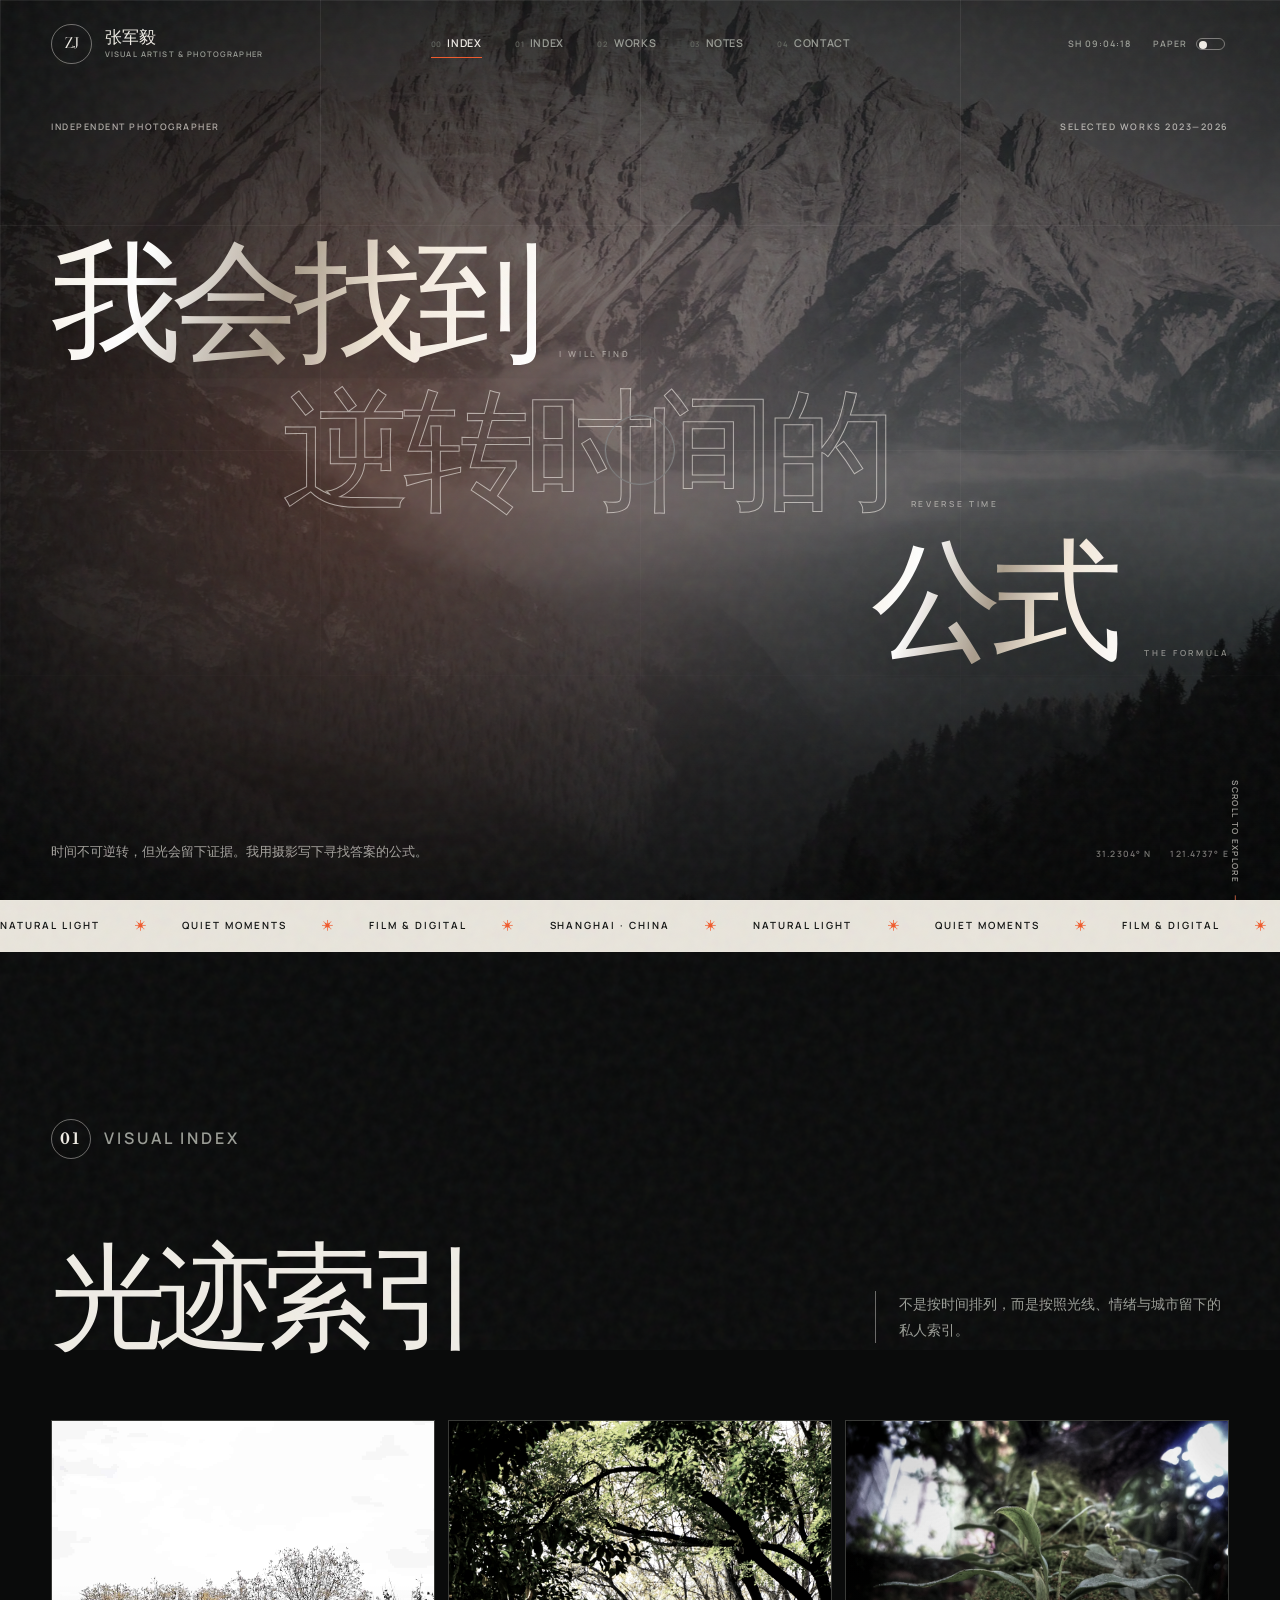
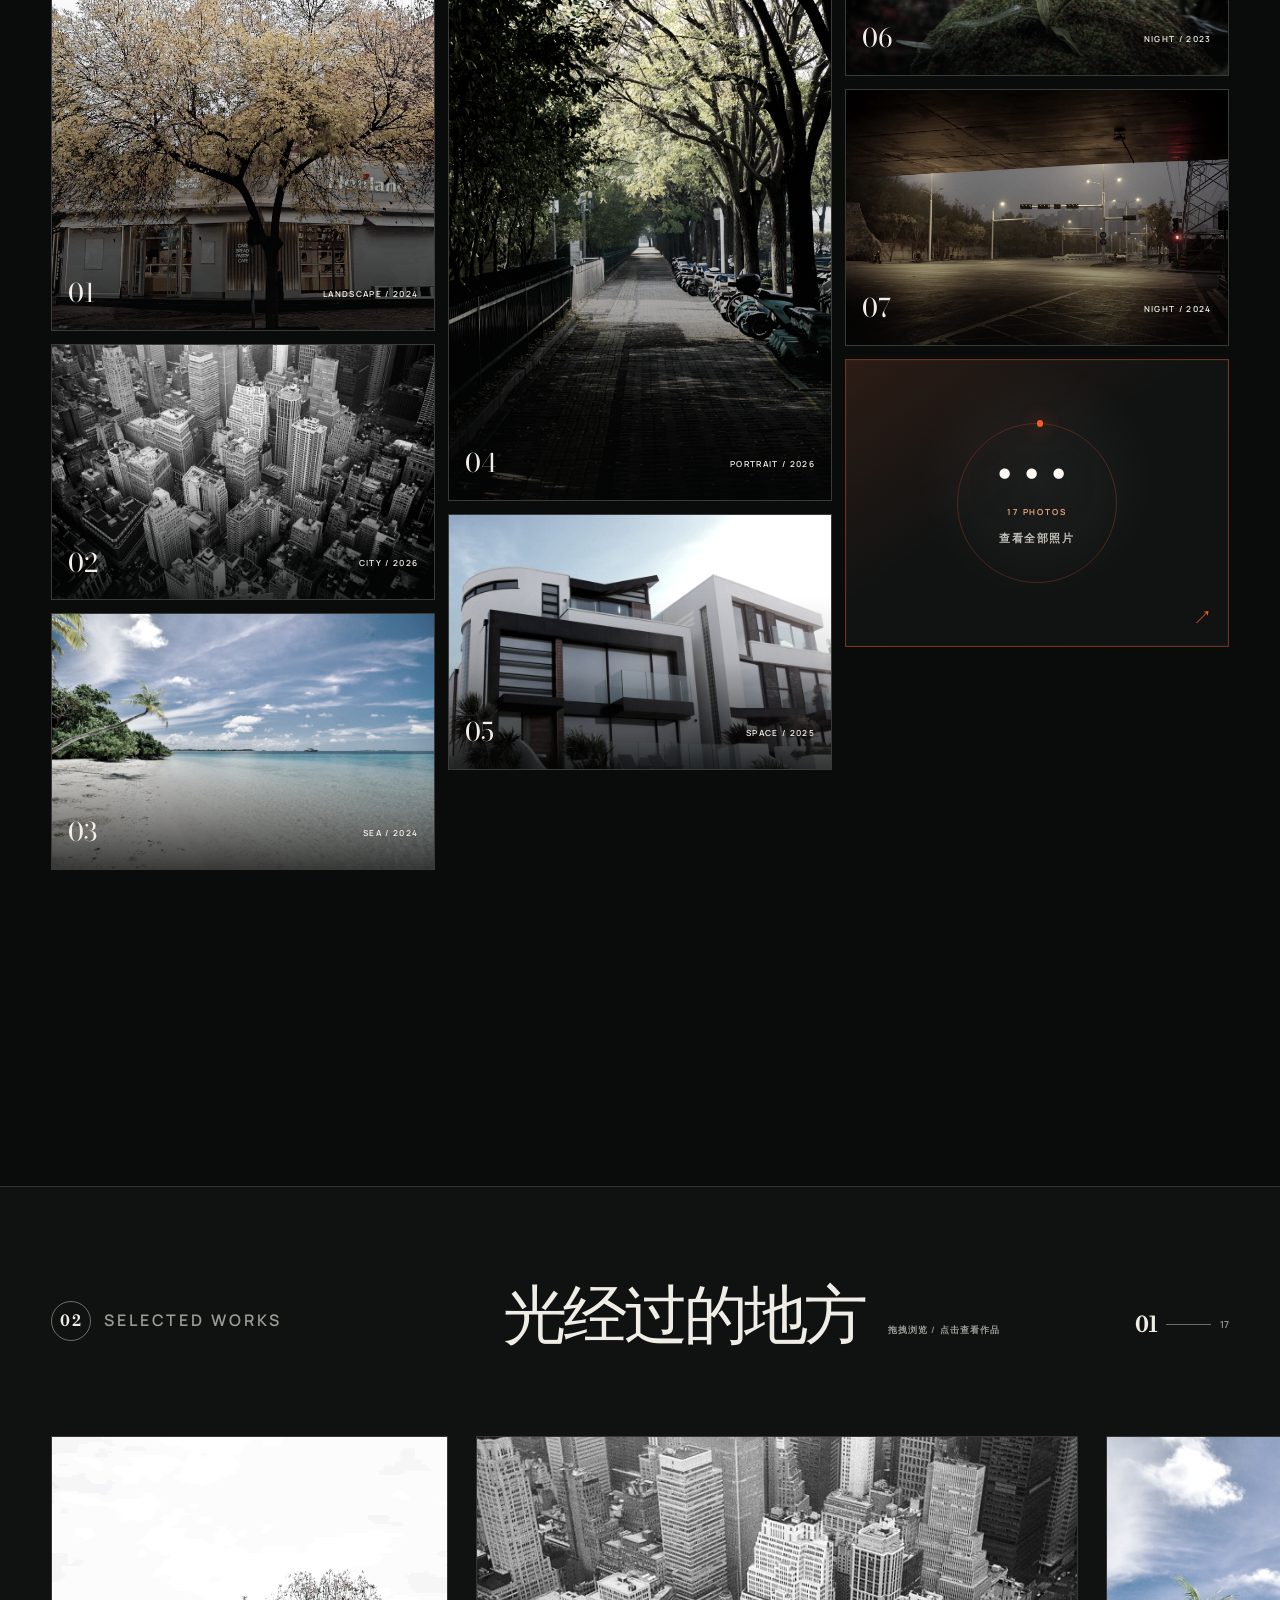
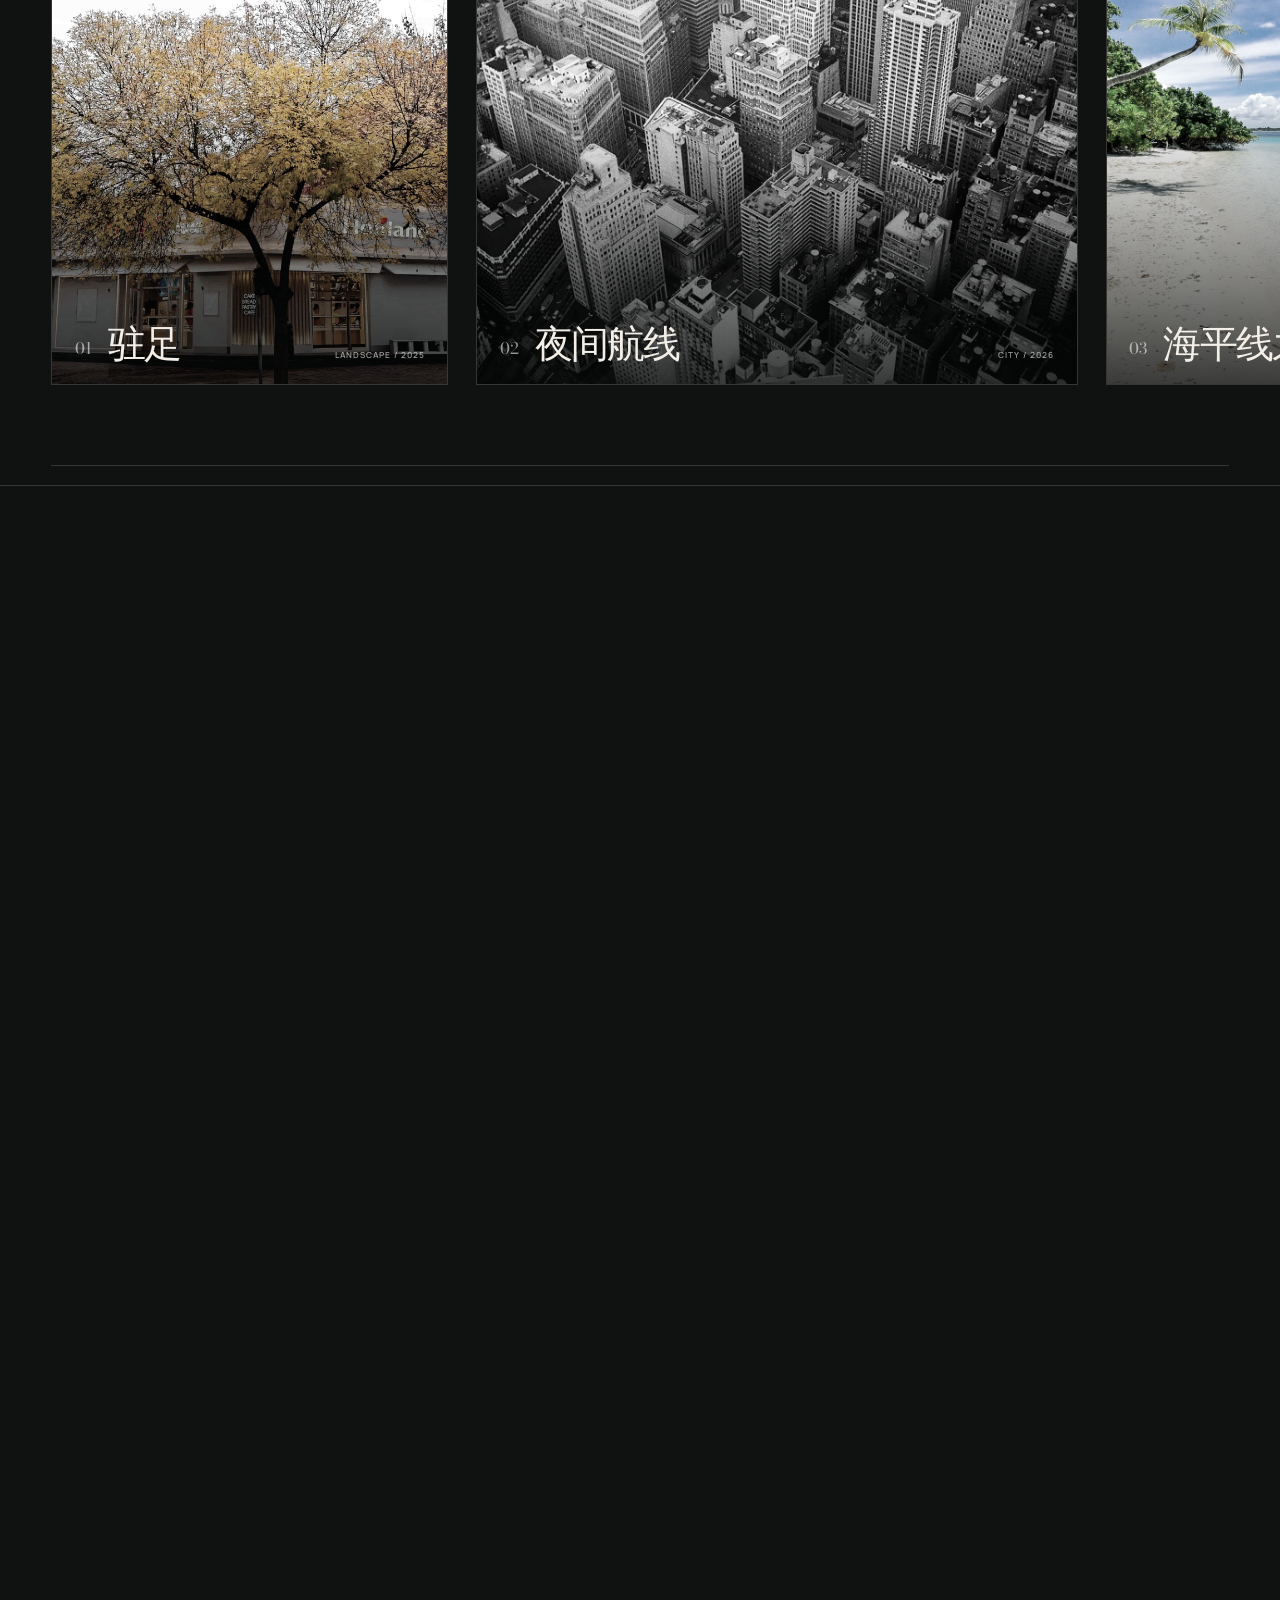
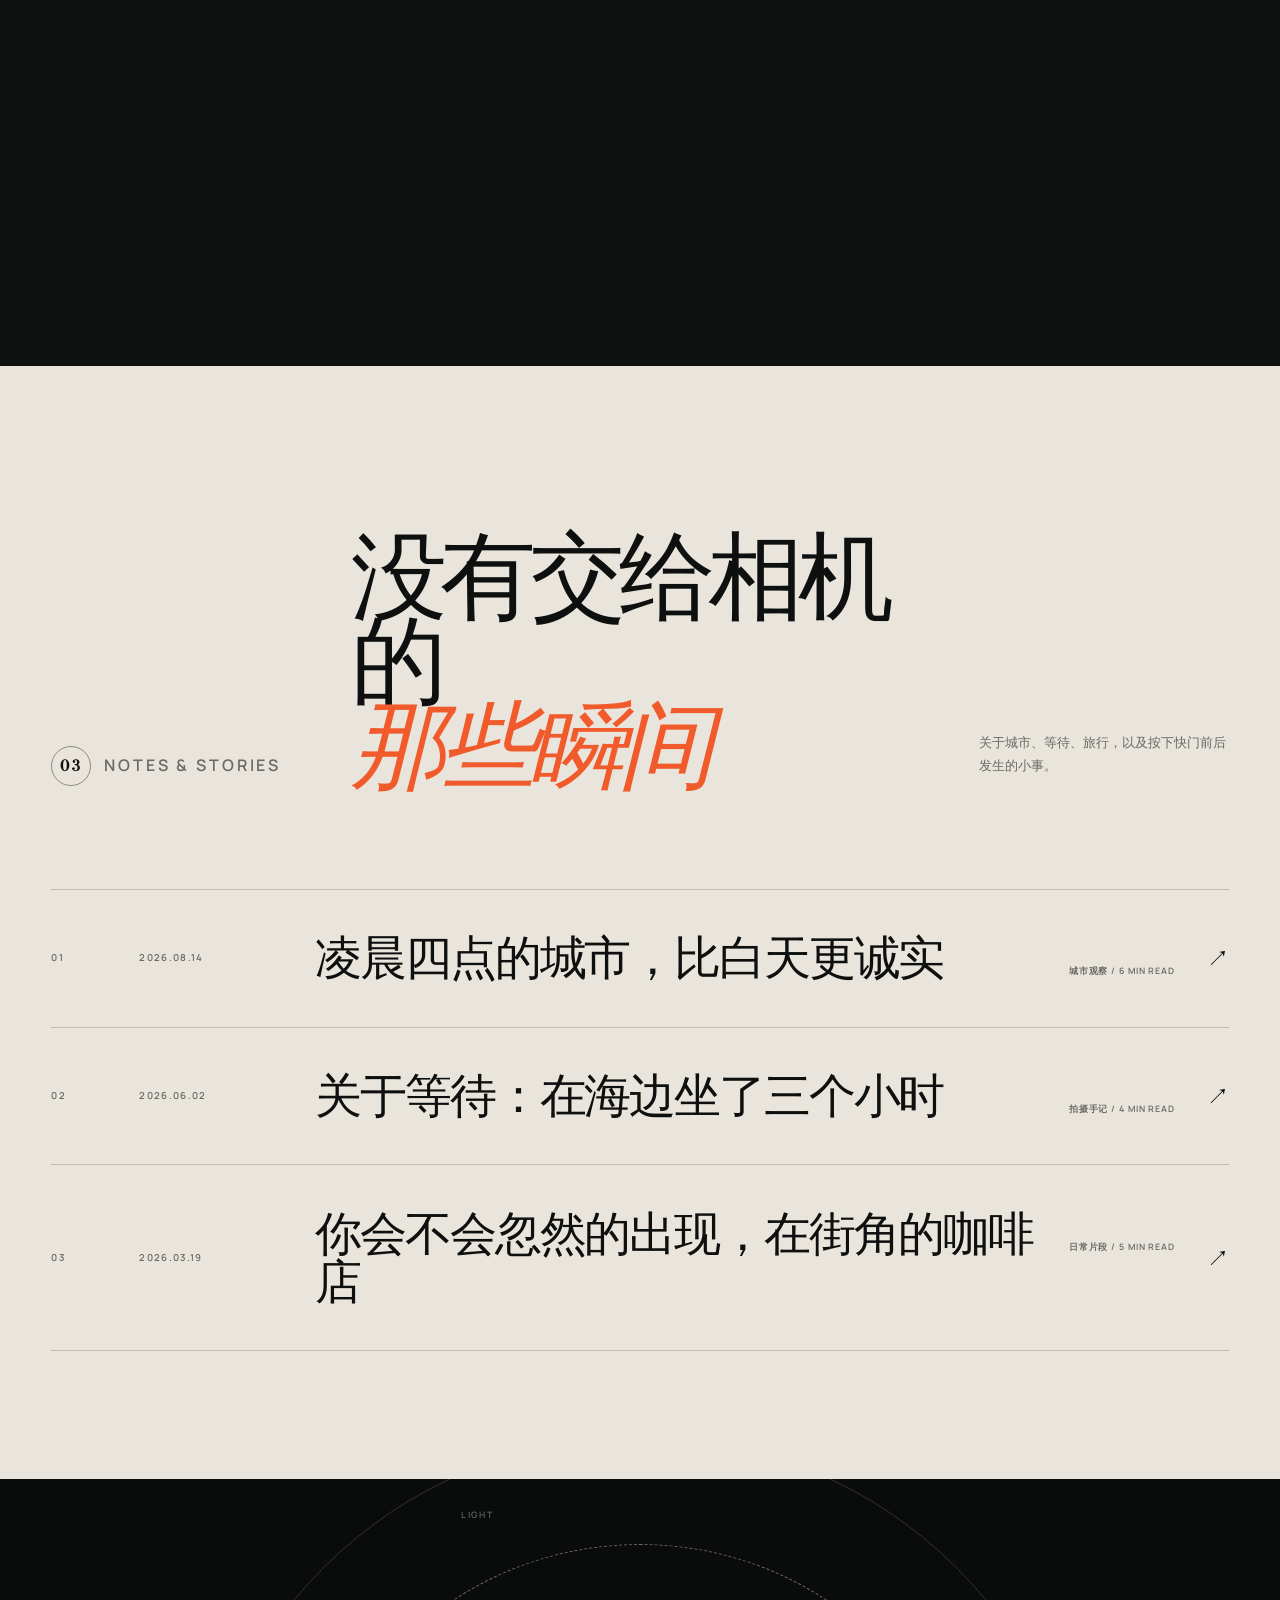
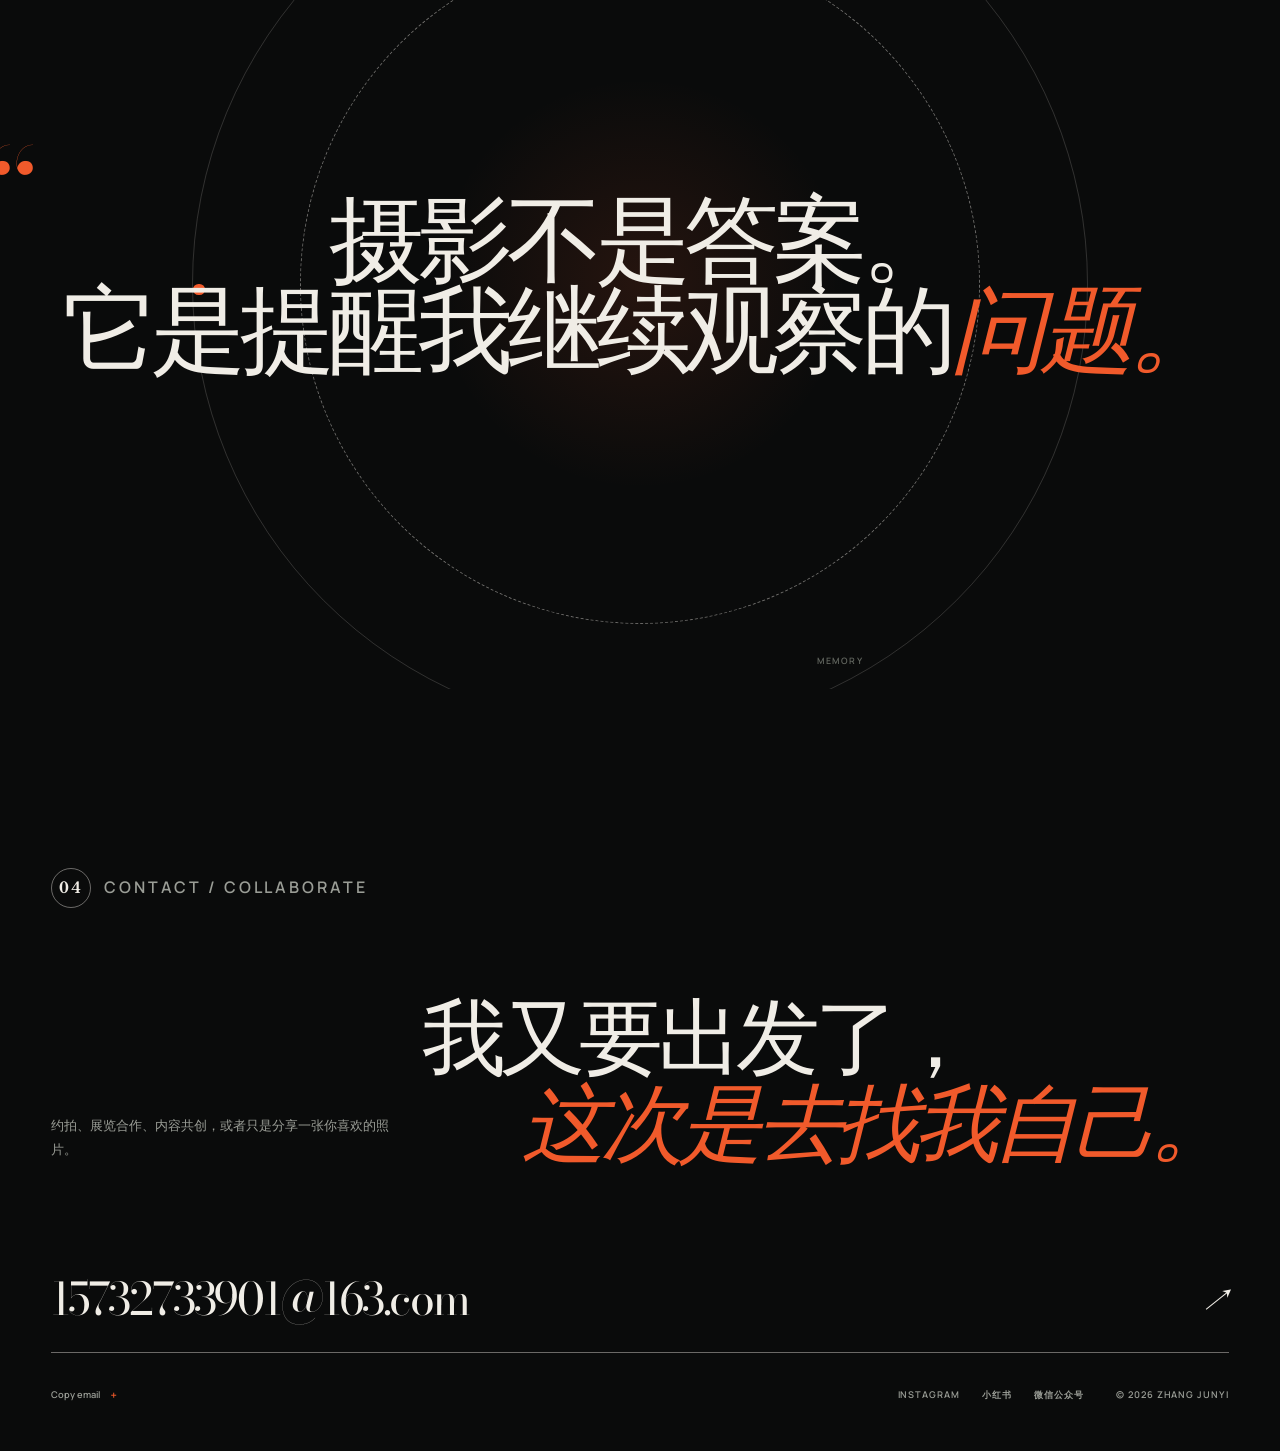
<file: index.html>
<!doctype html>
<html lang="zh-CN" data-theme="dark">
<head>
  <meta charset="utf-8">
  <meta name="viewport" content="width=device-width, initial-scale=1">
  <meta name="theme-color" content="#0a0b0b">
  <meta name="description" content="张军毅的个人摄影与文字作品集：时间不可逆转，但光会留下证据。">
  <title>我会找到逆转时间的公式 — Zhang Junyi</title>
  <link rel="icon" href="assets/favicon.svg" type="image/svg+xml">
  <link rel="stylesheet" href="fonts.css">
  <link rel="stylesheet" href="styles.css">
</head>
<body class="is-loading">
  <div class="page-noise" aria-hidden="true"></div>
  <div class="scroll-progress" aria-hidden="true"><i></i></div>
  <div class="cursor" id="cursor" aria-hidden="true"><span>VIEW</span></div>

  <div class="loader" id="loader" aria-hidden="true">
    <div class="loader-top">
      <span>ZHANG JUNYI / VISUAL DIARY</span>
      <span>SHANGHAI · 31.2304° N</span>
    </div>
    <div class="loader-center">
      <span class="loader-mark">ZJ</span>
      <span class="loader-copy">把生活，留在光里。</span>
    </div>
    <div class="loader-bottom">
      <span class="loader-count" id="loader-count">00</span>
      <div class="loader-line"><i></i></div>
      <span>LOADING EXPERIENCE</span>
    </div>
  </div>

  <header class="site-header" id="site-header">
    <div class="header-inner">
      <a class="brand" href="#home" aria-label="张军毅个人作品集首页">
        <span class="brand-mark">ZJ</span>
        <span class="brand-name">张军毅<small>Visual Artist &amp; Photographer</small></span>
      </a>

      <nav class="primary-nav" id="primary-nav" aria-label="主导航">
        <a href="#home" class="nav-link is-active"><span>00</span>Index</a>
        <a href="#manifesto" class="nav-link"><span>01</span>Index</a>
        <a href="#works" class="nav-link"><span>02</span>Works</a>
        <a href="#journal" class="nav-link"><span>03</span>Notes</a>
        <a href="#contact" class="nav-link"><span>04</span>Contact</a>
      </nav>

      <div class="header-tools">
        <span class="local-time" id="local-time">SH 00:00:00</span>
        <button class="theme-toggle" id="theme-toggle" type="button" aria-label="切换明暗主题">
          <span class="theme-label">PAPER</span>
          <i aria-hidden="true"></i>
        </button>
        <button class="menu-toggle" id="menu-toggle" type="button" aria-label="打开菜单" aria-expanded="false" aria-controls="primary-nav">
          <i></i><i></i>
        </button>
      </div>
    </div>
  </header>

  <main>
    <section class="hero" id="home" aria-labelledby="hero-title">
      <div class="hero-photo" aria-hidden="true">
        <img src="assets/photos/photo-08.jpg" alt="" width="1800" height="1200">
      </div>
      <div class="hero-grid" aria-hidden="true"></div>

      <div class="hero-kicker hero-reveal">
        <span>Independent photographer</span>
        <span>Selected works 2023—2026</span>
      </div>

      <h1 class="hero-title hero-title-formula" id="hero-title">
        <span class="title-line title-line-first">
          <span class="title-inner">我会找到</span>
          <small>I will find</small>
        </span>
        <span class="title-line title-line-alt">
          <span class="title-inner">逆转时间的</span>
          <em>reverse time</em>
        </span>
        <span class="title-line title-line-final">
          <span class="title-inner">公式</span>
          <small>The formula</small>
        </span>
      </h1>

      <div class="hero-footer hero-reveal">
        <p>时间不可逆转，但光会留下证据。我用摄影写下寻找答案的公式。</p>
        <div class="hero-coordinates">
          <span>31.2304° N</span>
          <span>121.4737° E</span>
        </div>
      </div>

      <a class="hero-scroll" href="#manifesto" aria-label="向下浏览">
        <span>Scroll to explore</span>
        <i></i>
      </a>
    </section>

    <div class="marquee" aria-hidden="true">
      <div class="marquee-track">
        <span>NATURAL LIGHT</span><i>✳</i><span>QUIET MOMENTS</span><i>✳</i><span>FILM &amp; DIGITAL</span><i>✳</i><span>SHANGHAI · CHINA</span><i>✳</i>
        <span>NATURAL LIGHT</span><i>✳</i><span>QUIET MOMENTS</span><i>✳</i><span>FILM &amp; DIGITAL</span><i>✳</i><span>SHANGHAI · CHINA</span><i>✳</i>
      </div>
    </div>

    <section class="manifesto" id="manifesto" aria-labelledby="manifesto-title">
      <div class="section-frame">
        <div class="section-index reveal"><span>01</span><span>VISUAL INDEX</span></div>

                <div class="archive-head">
          <h2 id="manifesto-title" class="reveal">光迹索引</h2>
          <p class="archive-intro reveal">不是按时间排列，而是按照光线、情绪与城市留下的私人索引。</p>
        </div>

        <div class="archive-grid reveal">
          <figure class="archive-item" aria-label="驻足">
            <span class="archive-image"><img src="assets/photos/photo-01.jpg" alt="驻足" width="1200" height="1600" loading="lazy"></span>
            <span class="archive-caption"><strong>01</strong><small>Landscape / 2024</small></span>
          </figure>
          <figure class="archive-item" aria-label="查看作品归档：夜间航线">
            <span class="archive-image"><img src="assets/photos/photo-02.jpg" alt="夜间航线" width="1800" height="1200" loading="lazy"></span>
            <span class="archive-caption"><strong>02</strong><small>City / 2026</small></span>
          </figure>
          <figure class="archive-item" aria-label="查看作品归档：海平线之外">
            <span class="archive-image"><img src="assets/photos/photo-03.jpg" alt="海平线之外" width="1800" height="1200" loading="lazy"></span>
            <span class="archive-caption"><strong>03</strong><small>Sea / 2024</small></span>
          </figure>
          <figure class="archive-item" aria-label="查看作品归档：绿色">
            <span class="archive-image"><img src="assets/photos/photo-13.jpg" alt="绿色" width="1400" height="1800" loading="lazy"></span>
            <span class="archive-caption"><strong>04</strong><small>Portrait / 2026</small></span>
          </figure>
          <figure class="archive-item" aria-label="查看作品归档：建筑的回声">
            <span class="archive-image"><img src="assets/photos/photo-05.jpg" alt="建筑的回声" width="1800" height="1200" loading="lazy"></span>
            <span class="archive-caption"><strong>05</strong><small>Space / 2025</small></span>
          </figure>
          <figure class="archive-item" aria-label="查看作品归档：移动的窗">
            <span class="archive-image"><img src="assets/photos/photo-06.jpg" alt="移动的窗" width="1800" height="1200" loading="lazy"></span>
            <span class="archive-caption"><strong>06</strong><small>Night / 2023</small></span>
          </figure>
          <figure class="archive-item" aria-label="查看作品归档：等待">
            <span class="archive-image"><img src="assets/photos/photo-10.jpg" alt="等待" width="1800" height="1200" loading="lazy"></span>
            <span class="archive-caption"><strong>07</strong><small>Night / 2024</small></span>
          </figure>
          <a class="archive-more" href="archive.html" aria-label="查看全部照片">
            <span class="archive-more-ring" aria-hidden="true"></span>
            <span class="archive-more-mark">···</span>
            <span class="archive-more-count">17 Photos</span>
            <span class="archive-more-label">查看全部照片</span>
            <span class="archive-more-arrow" aria-hidden="true">↗</span>
          </a>
        </div>

<div class="manifesto-data reveal">
          <div><span>Archive</span><strong>2023—2026</strong></div>
          <div><span>Entries</span><strong>17 Photographs</strong></div>
          <div><span>Index</span><strong>Light · City · People</strong></div>
          <div><span>Status</span><strong class="status-live"><i></i>Continuously updated</strong></div>
        </div>
      </div>
    </section>

    <section class="works-pin" id="works" aria-labelledby="works-title">
      <div class="works-sticky">
        <div class="works-head">
          <div class="section-index"><span>02</span><span>SELECTED WORKS</span></div>
          <div class="works-title-wrap">
            <h2 id="works-title">光经过的地方</h2>
            <p>拖拽浏览 / 点击查看作品</p>
          </div>
          <div class="works-counter"><span id="works-current">01</span><i></i><span>17</span></div>
        </div>

        <div class="works-viewport">
          <div class="works-track" id="works-track">
            <button class="work-card work-card-wide" type="button" data-index="0" data-src="assets/photos/photo-01.jpg" data-title="驻足" data-meta="石家庄 · Film · 2024" data-description="多年以后，还能再见到你吗，那时该如何向你表达问候，以沉默，以泪水，还是微笑。" aria-label="查看作品：驻足">
              <span class="work-image"><img src="assets/photos/photo-01.jpg" alt="驻足" width="1200" height="1600" loading="lazy"></span>
              <span class="work-info"><span class="work-num">01</span><strong>驻足</strong><small>Landscape / 2025</small></span>
            </button>

            <button class="work-card work-card-regular" type="button" data-index="1" data-src="assets/photos/photo-02.jpg" data-title="夜间航线" data-meta="上海 · Digital · 2026" data-description="雨把霓虹揉成一层很薄的雾。绿灯亮起时，所有人都走向各自的生活。" aria-label="查看作品：夜间航线">
              <span class="work-image"><img src="assets/photos/photo-02.jpg" alt="夜间航线" width="1800" height="1200" loading="lazy"></span>
              <span class="work-info"><span class="work-num">02</span><strong>夜间航线</strong><small>City / 2026</small></span>
            </button>

            <button class="work-card work-card-regular" type="button" data-index="2" data-src="assets/photos/photo-03.jpg" data-title="海平线之外" data-meta="青岛 · Film · 2024" data-description="那天风很大，海没有说话。我们坐到潮水漫过鞋边，才决定回去。" aria-label="查看作品：海平线之外">
              <span class="work-image"><img src="assets/photos/photo-03.jpg" alt="海平线之外" width="1800" height="1200" loading="lazy"></span>
              <span class="work-info"><span class="work-num">03</span><strong>海平线之外</strong><small>Coast / 2024</small></span>
            </button>

            <button class="work-card work-card-wide" type="button" data-index="3" data-src="assets/photos/photo-13.jpg" data-title="绿色" data-meta="石家庄 · Digital · 2026" data-description="我觉得我的身体是死的，别人对我说笑，我也会笑，但是不会开心，多么美丽的绿色啊，为什么还是会难过。" aria-label="查看作品：绿色">
              <span class="work-image"><img src="assets/photos/photo-13.jpg" alt="绿色" width="1400" height="1800" loading="lazy"></span>
              <span class="work-info"><span class="work-num">04</span><strong>绿色</strong><small>Portrait / 2026</small></span>
            </button>

            <button class="work-card work-card-regular" type="button" data-index="4" data-src="assets/photos/photo-05.jpg" data-title="建筑的回声" data-meta="泉州 · Digital · 2025" data-description="阳光把巷子切成两半。我们走进阴影，又从另一边回到夏天。" aria-label="查看作品：建筑的回声">
              <span class="work-image"><img src="assets/photos/photo-05.jpg" alt="建筑的回声" width="1800" height="1200" loading="lazy"></span>
              <span class="work-info"><span class="work-num">05</span><strong>建筑的回声</strong><small>Architecture / 2025</small></span>
            </button>

            <button class="work-card work-card-regular" type="button" data-index="5" data-src="assets/photos/photo-06.jpg" data-title="移动的窗" data-meta="重庆 · Digital · 2023" data-description="站台渐渐空了。远处的灯像一条被拉长的句子，在黑暗里结束。" aria-label="查看作品：移动的窗">
              <span class="work-image"><img src="assets/photos/photo-06.jpg" alt="移动的窗" width="1800" height="1200" loading="lazy"></span>
              <span class="work-info"><span class="work-num">06</span><strong>移动的窗</strong><small>Motion / 2023</small></span>
            </button>

            <button class="work-card work-card-wide" type="button" data-index="6" data-src="assets/photos/photo-07.jpg" data-title="绿色沉默" data-meta="大理 · Film · 2025" data-description="草叶朝同一个方向倾斜。看不见的风，因此有了自己的形状。" aria-label="查看作品：绿色沉默">
              <span class="work-image"><img src="assets/photos/photo-07.jpg" alt="绿色沉默" width="1800" height="1200" loading="lazy"></span>
              <span class="work-info"><span class="work-num">07</span><strong>绿色沉默</strong><small>Nature / 2025</small></span>
            </button>

            <button class="work-card work-card-regular" type="button" data-index="7" data-src="assets/photos/photo-08.jpg" data-title="暮色校准" data-meta="上海 · Digital · 2026" data-description="天色从橘色退到深蓝，只用了七分钟。城市的灯便接住了整个夜晚。" aria-label="查看作品：暮色校准">
              <span class="work-image"><img src="assets/photos/photo-08.jpg" alt="暮色校准" width="1800" height="1200" loading="lazy"></span>
              <span class="work-info"><span class="work-num">08</span><strong>暮色校准</strong><small>Dusk / 2026</small></span>
            </button>

            <button class="work-card work-card-regular" type="button" data-index="8" data-src="assets/photos/photo-09.jpg" data-title="无人的房间" data-meta="苏州 · Film · 2024" data-description="门开着，屋里没有人。桌上的杯子还留下一点温度，像刚刚有人离开。" aria-label="查看作品：无人的房间">
              <span class="work-image"><img src="assets/photos/photo-09.jpg" alt="无人的房间" width="1800" height="1200" loading="lazy"></span>
              <span class="work-info"><span class="work-num">09</span><strong>无人的房间</strong><small>Still life / 2024</small></span>
            </button>

            <button class="work-card work-card-regular" type="button" data-index="8" data-src="assets/photos/photo-10.jpg" data-title="等待" data-meta="石家庄 · Film · 2024" data-description="我知道在这个世界上，总有一个人在等着我，无论何时无论何地，我知道，她就在那里。" aria-label="查看作品：等待">
              <span class="work-image"><img src="assets/photos/photo-10.jpg" alt="等待" width="1800" height="1200" loading="lazy"></span>
              <span class="work-info"><span class="work-num">10</span><strong>等待</strong><small>Still life / 2024</small></span>
            </button>
          </div>
        </div>

        <div class="works-progress" aria-hidden="true"><i id="works-progress-bar"></i></div>
      </div>
    </section>

    <section class="journal" id="journal" aria-labelledby="journal-title">
      <div class="section-frame">
        <div class="journal-head reveal">
          <div class="section-index"><span>03</span><span>NOTES &amp; STORIES</span></div>
          <h2 id="journal-title">没有交给相机的<br><em>那些瞬间</em></h2>
          <p>关于城市、等待、旅行，以及按下快门前后发生的小事。</p>
        </div>

        <div class="journal-list">
          <button class="journal-row reveal" type="button" data-post="city-4am" data-preview="assets/photos/photo-02.jpg">
            <span class="journal-no">01</span>
            <span class="journal-date">2026.08.14</span>
            <span class="journal-main"><strong>凌晨四点的城市，比白天更诚实</strong><small>城市观察 / 6 min read</small></span>
            <span class="journal-arrow">↗</span>
          </button>
          <button class="journal-row reveal" type="button" data-post="seaside-wait" data-preview="assets/photos/photo-03.jpg">
            <span class="journal-no">02</span>
            <span class="journal-date">2026.06.02</span>
            <span class="journal-main"><strong>关于等待：在海边坐了三个小时</strong><small>拍摄手记 / 4 min read</small></span>
            <span class="journal-arrow">↗</span>
          </button>
          <button class="journal-row reveal" type="button" data-post="twelve-frames" data-preview="assets/photos/photo-01.jpg">
            <span class="journal-no">03</span>
            <span class="journal-date">2026.03.19</span>
            <span class="journal-main"><strong>你会不会忽然的出现，在街角的咖啡店</strong><small>日常片段 / 5 min read</small></span>
            <span class="journal-arrow">↗</span>
          </button>
        </div>
        <div class="journal-preview" id="journal-preview" aria-hidden="true"><img src="assets/photos/photo-02.jpg" alt=""></div>
      </div>
    </section>

    <section class="quote-section" aria-label="创作理念">
      <div class="quote-orbit" aria-hidden="true"><span>LIGHT</span><i></i><span>MEMORY</span></div>
      <blockquote class="reveal">
        <span>“</span>
        摄影不是答案。<br>它是提醒我继续观察的<em>问题。</em>
      </blockquote>
    </section>

    <section class="contact" id="contact" aria-labelledby="contact-title">
      <div class="section-frame">
        <div class="section-index reveal"><span>04</span><span>CONTACT / COLLABORATE</span></div>
        <div class="contact-head reveal">
          <p>约拍、展览合作、内容共创，或者只是分享一张你喜欢的照片。</p>
          <h2 id="contact-title">
            <span>我又要出发了，</span>
            <em>这次是去找我自己。</em>
          </h2>
        </div>

        <a class="contact-mail" href="mailto:15732733901@163.com">
          <span>15732733901@163.com</span>
          <i>↗</i>
        </a>

        <div class="contact-bottom">
          <button class="copy-button" type="button" data-copy="15732733901@163.com">Copy email <span>＋</span></button>
          <div class="social-links">
            <a href="#contact">Instagram</a>
            <a href="#contact">小红书</a>
            <a href="#contact">微信公众号</a>
          </div>
          <span>© <span id="year">2026</span> Zhang Junyi</span>
        </div>
      </div>
    </section>
  </main>

  <dialog class="lightbox" id="lightbox" aria-labelledby="lightbox-title">
    <div class="lightbox-shell">
      <button class="dialog-close lightbox-close" type="button" aria-label="关闭作品">×</button>
      <div class="lightbox-media"><img id="lightbox-image" src="assets/photos/photo-01.jpg" alt="" width="1200" height="1600"></div>
      <div class="lightbox-info">
        <span class="lightbox-index" id="lightbox-index">01 / 09</span>
        <h3 id="lightbox-title">驻足</h3>
        <p class="lightbox-meta" id="lightbox-meta">石家庄 · Film · 2024</p>
        <p class="lightbox-description" id="lightbox-description">你会不会忽然的出现，在街角的咖啡店。</p>
        <div class="lightbox-actions">
          <button type="button" id="lightbox-prev">← Prev</button>
          <button type="button" id="lightbox-next">Next →</button>
        </div>
      </div>
    </div>
  </dialog>

  <dialog class="post-dialog" id="post-dialog" aria-labelledby="post-title">
    <article class="post-sheet">
      <button class="dialog-close post-close" type="button" aria-label="关闭文章">×</button>
      <div class="post-top">
        <span id="post-meta">城市观察 · 2026.08.14</span>
        <span>ZHANG JUNYI / JOURNAL</span>
      </div>
      <h2 id="post-title">凌晨四点的城市，比白天更诚实</h2>
      <div class="post-content" id="post-content"></div>
      <footer class="post-end"><span>END OF NOTE</span><button type="button" data-close-post>Close note ↑</button></footer>
    </article>
  </dialog>

  <div class="toast" id="toast" role="status" aria-live="polite">Email copied</div>
  <script src="app.js"></script>
</body>
</html>
</file>
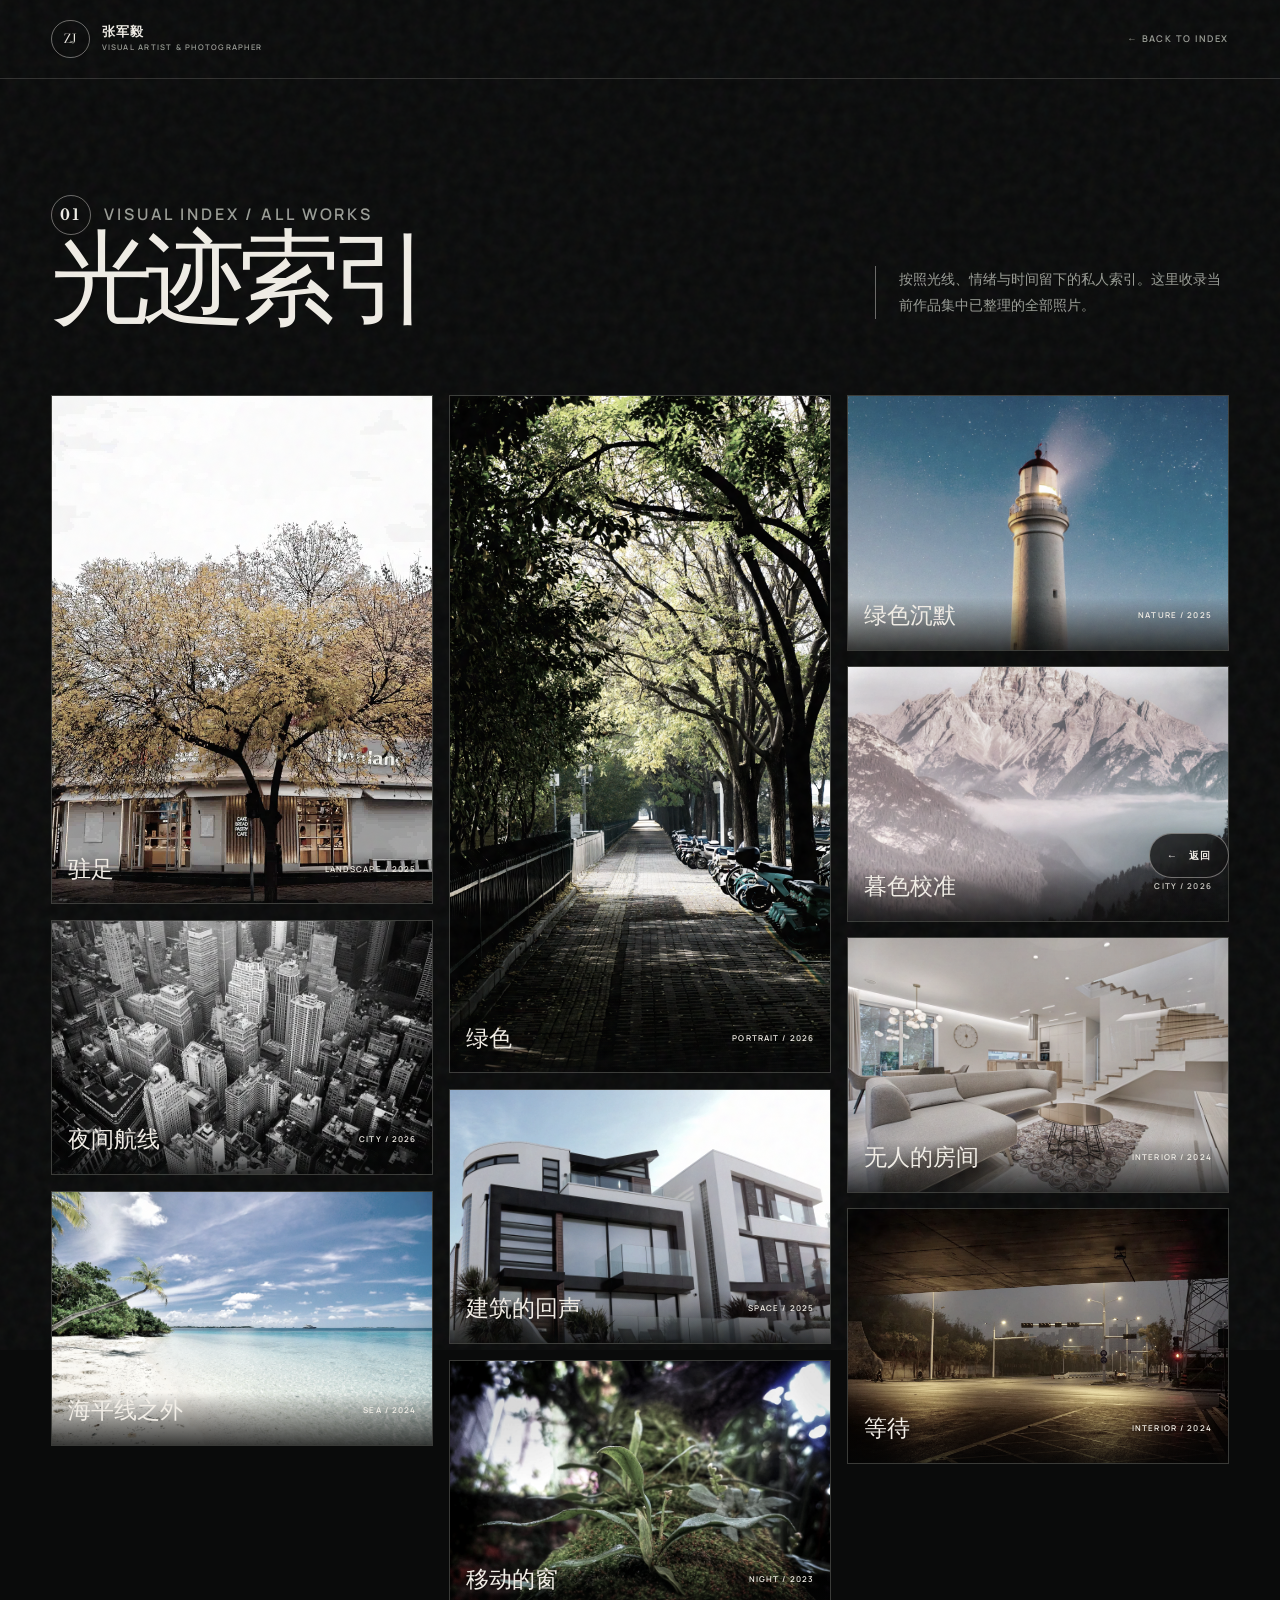
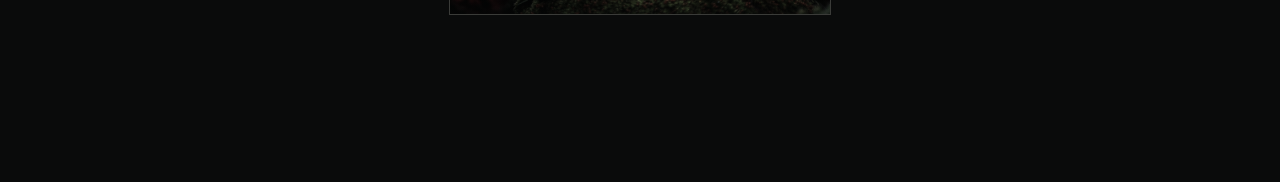
<file: archive.html>
<!doctype html>
<html lang="zh-CN" data-theme="dark">
<head>
  <meta charset="utf-8">
  <meta name="viewport" content="width=device-width, initial-scale=1">
  <meta name="theme-color" content="#0a0b0b">
  <meta name="description" content="张军毅的完整照片索引。">
  <title>光迹索引 — Zhang Junyi</title>
  <link rel="icon" href="assets/favicon.svg" type="image/svg+xml">
  <link rel="stylesheet" href="fonts.css">
  <link rel="stylesheet" href="styles.css">
</head>
<body class="archive-page">
  <div class="page-noise" aria-hidden="true"></div>

  <header class="archive-page-header">
    <a class="brand" href="index.html" aria-label="返回张军毅作品集首页">
      <span class="brand-mark">ZJ</span>
      <span class="brand-name">张军毅<small>Visual Artist &amp; Photographer</small></span>
    </a>
    <a class="archive-back" href="index.html">← Back to index</a>
  </header>

  <button class="archive-return" id="archive-return" type="button">
    <span aria-hidden="true">←</span>
    <span>返回</span>
  </button>

  <main class="full-archive">
    <div class="section-index"><span>01</span><span>VISUAL INDEX / ALL WORKS</span></div>

    <div class="full-archive-head">
      <h1>光迹索引</h1>
      <p class="full-archive-intro">按照光线、情绪与时间留下的私人索引。这里收录当前作品集中已整理的全部照片。</p>
    </div>

    <div class="full-archive-grid">
      <figure class="full-archive-card">
        <img src="assets/photos/photo-01.jpg" alt="驻足" width="1200" height="1600" loading="lazy">
        <figcaption><strong>驻足</strong><small>Landscape / 2025</small></figcaption>
      </figure>
      <figure class="full-archive-card">
        <img src="assets/photos/photo-02.jpg" alt="夜间航线" width="1800" height="1200" loading="lazy">
        <figcaption><strong>夜间航线</strong><small>City / 2026</small></figcaption>
      </figure>
      <figure class="full-archive-card">
        <img src="assets/photos/photo-03.jpg" alt="海平线之外" width="1800" height="1200" loading="lazy">
        <figcaption><strong>海平线之外</strong><small>Sea / 2024</small></figcaption>
      </figure>
      <figure class="full-archive-card">
        <img src="assets/photos/photo-13.jpg" alt="绿色" width="1400" height="1800" loading="lazy">
        <figcaption><strong>绿色</strong><small>Portrait / 2026</small></figcaption>
      </figure>
      <figure class="full-archive-card">
        <img src="assets/photos/photo-05.jpg" alt="建筑的回声" width="1800" height="1200" loading="lazy">
        <figcaption><strong>建筑的回声</strong><small>Space / 2025</small></figcaption>
      </figure>
      <figure class="full-archive-card">
        <img src="assets/photos/photo-06.jpg" alt="移动的窗" width="1800" height="1200" loading="lazy">
        <figcaption><strong>移动的窗</strong><small>Night / 2023</small></figcaption>
      </figure>
      <figure class="full-archive-card">
        <img src="assets/photos/photo-07.jpg" alt="绿色沉默" width="1800" height="1200" loading="lazy">
        <figcaption><strong>绿色沉默</strong><small>Nature / 2025</small></figcaption>
      </figure>
      <figure class="full-archive-card">
        <img src="assets/photos/photo-08.jpg" alt="暮色校准" width="1800" height="1200" loading="lazy">
        <figcaption><strong>暮色校准</strong><small>City / 2026</small></figcaption>
      </figure>
      <figure class="full-archive-card">
        <img src="assets/photos/photo-09.jpg" alt="无人的房间" width="1800" height="1200" loading="lazy">
        <figcaption><strong>无人的房间</strong><small>Interior / 2024</small></figcaption>
      </figure>
      <figure class="full-archive-card">
        <img src="assets/photos/photo-10.jpg" alt="等待" width="1800" height="1200" loading="lazy">
        <figcaption><strong>等待</strong><small>Interior / 2024</small></figcaption>
      </figure>
    </div>
  </main>
  <script>
    (() => {
      const backButton = document.getElementById("archive-return");
      if (!backButton) return;

      backButton.addEventListener("click", () => {
        if (document.referrer && window.history.length > 1) {
          window.history.back();
        } else {
          window.location.href = "index.html";
        }
      });
    })();
  </script>
</body>
</html>
</file>
<file: fonts.css>
@font-face {
  font-family: "Bodoni Moda";
  src: url("assets/fonts/bodoni-moda-400-normal.woff2") format("woff2");
  font-style: normal;
  font-weight: 400;
  font-display: swap;
}

@font-face {
  font-family: "Bodoni Moda";
  src: url("assets/fonts/bodoni-moda-500-normal.woff2") format("woff2");
  font-style: normal;
  font-weight: 500;
  font-display: swap;
}

@font-face {
  font-family: "Manrope";
  src: url("assets/fonts/manrope-400-normal.woff2") format("woff2");
  font-style: normal;
  font-weight: 400;
  font-display: swap;
}

@font-face {
  font-family: "Manrope";
  src: url("assets/fonts/manrope-500-normal.woff2") format("woff2");
  font-style: normal;
  font-weight: 500;
  font-display: swap;
}

@font-face {
  font-family: "Manrope";
  src: url("assets/fonts/manrope-600-normal.woff2") format("woff2");
  font-style: normal;
  font-weight: 600;
  font-display: swap;
}
</file>
<file: styles.css>
:root {
  --bg: #0a0b0b;
  --bg-soft: #101211;
  --surface: #151715;
  --text: #f0ede6;
  --muted: #9a9d96;
  --faint: #62665f;
  --line: rgba(240, 237, 230, 0.17);
  --line-strong: rgba(240, 237, 230, 0.42);
  --accent: #f15a2b;
  --accent-soft: #ffb087;
  --inverse: #e9e5dc;
  --inverse-text: #0e100f;
  --font-display: "Bodoni Moda", "Songti SC", "SimSun", Georgia, serif;
  --font-sans: "Manrope", "PingFang SC", "Microsoft YaHei", sans-serif;
  --gutter: clamp(1.25rem, 4vw, 4.5rem);
  --ease-out: cubic-bezier(0.16, 1, 0.3, 1);
  --ease-smooth: cubic-bezier(0.65, 0, 0.35, 1);
}

html[data-theme="light"] {
  --bg: #ebe7df;
  --bg-soft: #e1ddd5;
  --surface: #f6f2ea;
  --text: #121412;
  --muted: #666962;
  --faint: #92958e;
  --line: rgba(18, 20, 18, 0.16);
  --line-strong: rgba(18, 20, 18, 0.4);
  --accent: #db4b20;
  --accent-soft: #b63716;
  --inverse: #111311;
  --inverse-text: #f0ede6;
}

*,
*::before,
*::after {
  box-sizing: border-box;
}

html {
  scroll-behavior: smooth;
  color-scheme: dark;
}

html[data-theme="light"] {
  color-scheme: light;
}

body {
  margin: 0;
  overflow-x: hidden;
  background: var(--bg);
  color: var(--text);
  font-family: var(--font-sans);
  font-size: 16px;
  line-height: 1.6;
  -webkit-font-smoothing: antialiased;
  text-rendering: optimizeLegibility;
  transition: background-color 0.6s var(--ease-smooth), color 0.6s var(--ease-smooth);
}

body.is-loading,
body.modal-open {
  overflow: hidden;
}

body::selection {
  background: var(--accent);
  color: #fff;
}

a,
button {
  color: inherit;
}

a {
  text-decoration: none;
}

button {
  font: inherit;
}

img,
svg {
  display: block;
  max-width: 100%;
}

p,
h1,
h2,
h3,
figure,
blockquote {
  margin: 0;
}

.page-noise {
  position: fixed;
  inset: -50%;
  z-index: 180;
  pointer-events: none;
  opacity: 0.08;
  background-image: url("data:image/svg+xml,%3Csvg viewBox='0 0 180 180' xmlns='http://www.w3.org/2000/svg'%3E%3Cfilter id='n'%3E%3CfeTurbulence type='fractalNoise' baseFrequency='.86' numOctaves='4' stitchTiles='stitch'/%3E%3C/filter%3E%3Crect width='100%25' height='100%25' filter='url(%23n)' opacity='.65'/%3E%3C/svg%3E");
  animation: grain-shift 0.22s steps(2) infinite;
}

@keyframes grain-shift {
  0% { transform: translate3d(0, 0, 0); }
  25% { transform: translate3d(2%, -1%, 0); }
  50% { transform: translate3d(-1%, 2%, 0); }
  75% { transform: translate3d(1%, 1%, 0); }
  100% { transform: translate3d(-2%, -1%, 0); }
}

.scroll-progress {
  position: fixed;
  top: 0;
  left: 0;
  z-index: 120;
  width: 100%;
  height: 2px;
  pointer-events: none;
}

.scroll-progress i {
  display: block;
  width: 100%;
  height: 100%;
  background: var(--accent);
  transform: scaleX(0);
  transform-origin: left center;
}

.loader {
  position: fixed;
  inset: 0;
  z-index: 300;
  display: grid;
  grid-template-rows: auto 1fr auto;
  padding: clamp(1.25rem, 3vw, 2.5rem);
  background: #0b0c0c;
  color: #f1eee6;
  clip-path: inset(0 0 0 0);
  transition: clip-path 1.05s var(--ease-smooth), visibility 1.05s;
}

body.is-ready .loader {
  visibility: hidden;
  pointer-events: none;
  clip-path: inset(0 0 100% 0);
}

.loader-top,
.loader-bottom {
  display: flex;
  align-items: center;
  justify-content: space-between;
  gap: 2rem;
  color: rgba(241, 238, 230, 0.58);
  font-size: 0.6rem;
  font-weight: 600;
  letter-spacing: 0.18em;
  text-transform: uppercase;
}

.loader-center {
  display: flex;
  align-items: center;
  justify-content: center;
  gap: clamp(1.5rem, 4vw, 4rem);
}

.loader-mark {
  font-family: var(--font-display);
  font-size: clamp(5rem, 14vw, 12rem);
  letter-spacing: -0.08em;
  line-height: 0.7;
}

.loader-copy {
  padding-left: clamp(1.5rem, 4vw, 4rem);
  border-left: 1px solid rgba(241, 238, 230, 0.22);
  color: rgba(241, 238, 230, 0.76);
  font-family: var(--font-display);
  font-size: clamp(1.1rem, 2vw, 2rem);
}

.loader-bottom {
  display: grid;
  grid-template-columns: 3rem 1fr auto;
}

.loader-count {
  color: #f1eee6;
  font-family: var(--font-display);
  font-size: 1.4rem;
}

.loader-line {
  height: 1px;
  overflow: hidden;
  background: rgba(241, 238, 230, 0.18);
}

.loader-line i {
  display: block;
  width: 0%;
  height: 100%;
  background: #f1eee6;
  transition: width 0.1s linear;
}

.cursor {
  position: fixed;
  top: 0;
  left: 0;
  z-index: 190;
  display: grid;
  place-items: center;
  width: 4.4rem;
  height: 4.4rem;
  border: 1px solid rgba(255, 255, 255, 0.7);
  border-radius: 50%;
  color: #fff;
  pointer-events: none;
  opacity: 0;
  mix-blend-mode: difference;
  transform: translate3d(-50%, -50%, 0);
  transition: width 0.3s var(--ease-out), height 0.3s var(--ease-out), opacity 0.25s ease;
}

.cursor span {
  font-size: 0.48rem;
  font-weight: 700;
  letter-spacing: 0.18em;
  opacity: 0;
  transition: opacity 0.25s ease;
}

body.has-cursor .cursor {
  opacity: 1;
}

body.has-cursor .work-card {
  cursor: none;
}

body.cursor-view .cursor {
  width: 6.5rem;
  height: 6.5rem;
}

body.cursor-view .cursor span {
  opacity: 1;
}

.site-header {
  position: fixed;
  top: 0;
  left: 0;
  z-index: 100;
  width: 100%;
  border-bottom: 1px solid transparent;
  transition: background 0.4s ease, border-color 0.4s ease, backdrop-filter 0.4s ease;
}

.site-header.is-scrolled {
  border-color: var(--line);
  background: color-mix(in srgb, var(--bg) 82%, transparent);
  backdrop-filter: blur(18px);
}

.header-inner {
  display: grid;
  grid-template-columns: 1fr auto 1fr;
  align-items: center;
  gap: 2rem;
  min-height: 5.5rem;
  padding: 0 var(--gutter);
}

.brand {
  display: inline-flex;
  align-items: center;
  gap: 0.8rem;
  width: fit-content;
}

.brand-mark {
  display: grid;
  place-items: center;
  width: 2.55rem;
  height: 2.55rem;
  border: 1px solid var(--line-strong);
  border-radius: 50%;
  font-family: var(--font-display);
  font-size: 0.9rem;
  transition: background 0.3s ease, color 0.3s ease, transform 0.6s var(--ease-out);
}

.brand:hover .brand-mark {
  background: var(--accent);
  color: #fff;
  transform: rotate(90deg);
}

.brand-name {
  display: grid;
  font-family: var(--font-display);
  font-size: 1.05rem;
  line-height: 1;
}

.brand-name small {
  margin-top: 0.32rem;
  color: var(--muted);
  font-family: var(--font-sans);
  font-size: 0.48rem;
  font-weight: 600;
  letter-spacing: 0.15em;
  text-transform: uppercase;
}

.primary-nav {
  display: flex;
  align-items: center;
  gap: clamp(1.2rem, 2.6vw, 2.7rem);
}

.nav-link {
  position: relative;
  display: inline-flex;
  align-items: baseline;
  gap: 0.35rem;
  padding: 0.35rem 0;
  color: var(--muted);
  font-size: 0.67rem;
  font-weight: 600;
  letter-spacing: 0.06em;
  text-transform: uppercase;
  transition: color 0.25s ease;
}

.nav-link span {
  color: var(--faint);
  font-size: 0.48rem;
}

.nav-link::after {
  content: "";
  position: absolute;
  right: 0;
  bottom: 0;
  left: 0;
  height: 1px;
  background: var(--accent);
  transform: scaleX(0);
  transform-origin: right;
  transition: transform 0.35s var(--ease-out);
}

.nav-link:hover,
.nav-link.is-active {
  color: var(--text);
}

.nav-link:hover::after,
.nav-link.is-active::after {
  transform: scaleX(1);
  transform-origin: left;
}

.header-tools {
  display: flex;
  align-items: center;
  justify-content: flex-end;
  gap: 1.1rem;
}

.local-time {
  color: var(--muted);
  font-size: 0.56rem;
  font-weight: 600;
  letter-spacing: 0.12em;
}

.theme-toggle,
.menu-toggle {
  border: 0;
  background: transparent;
  cursor: pointer;
}

.theme-toggle {
  display: flex;
  align-items: center;
  gap: 0.55rem;
  padding: 0.25rem;
  color: var(--muted);
  font-size: 0.55rem;
  font-weight: 600;
  letter-spacing: 0.12em;
}

.theme-toggle i {
  position: relative;
  display: block;
  width: 1.8rem;
  height: 0.8rem;
  border: 1px solid var(--line-strong);
  border-radius: 999px;
}

.theme-toggle i::after {
  content: "";
  position: absolute;
  top: 2px;
  left: 2px;
  width: 0.5rem;
  height: 0.5rem;
  border-radius: 50%;
  background: var(--text);
  transition: transform 0.35s var(--ease-out);
}

html[data-theme="light"] .theme-toggle i::after {
  transform: translateX(0.95rem);
}

.menu-toggle {
  display: none;
  width: 2.7rem;
  height: 2.7rem;
  padding: 0;
}

.hero {
  position: relative;
  height: 100svh;
  min-height: 42rem;
  overflow: hidden;
  padding: 0 var(--gutter);
  background: #080909;
  color: #f2eee7;
}

.hero-photo {
  position: absolute;
  inset: 0;
  overflow: hidden;
  clip-path: inset(0 0 0 0);
  transform: scale(1.02);
}

.hero-photo::after {
  content: "";
  position: absolute;
  inset: 0;
  background:
    linear-gradient(90deg, rgba(5, 6, 6, 0.88) 0%, rgba(5, 6, 6, 0.44) 48%, rgba(5, 6, 6, 0.56) 100%),
    linear-gradient(0deg, rgba(5, 6, 6, 0.76) 0%, transparent 52%),
    linear-gradient(180deg, rgba(5, 6, 6, 0.65) 0%, transparent 28%);
}

.hero-photo img {
  width: 100%;
  height: 100%;
  object-fit: cover;
  filter: grayscale(0.72) contrast(1.08) brightness(0.88);
}

.hero-grid {
  position: absolute;
  inset: 0;
  pointer-events: none;
  background:
    linear-gradient(rgba(255, 255, 255, 0.075) 1px, transparent 1px) 0 0 / 100% 25%,
    linear-gradient(90deg, rgba(255, 255, 255, 0.075) 1px, transparent 1px) 0 0 / 25% 100%;
  mask-image: linear-gradient(to bottom, #000, transparent 92%);
}

.hero-kicker {
  position: absolute;
  top: 7.5rem;
  right: var(--gutter);
  left: var(--gutter);
  z-index: 3;
  display: flex;
  justify-content: space-between;
  color: rgba(242, 238, 231, 0.68);
  font-size: 0.56rem;
  font-weight: 600;
  letter-spacing: 0.17em;
  text-transform: uppercase;
}

.hero-title {
  position: absolute;
  top: 50%;
  left: var(--gutter);
  z-index: 3;
  width: calc(100% - var(--gutter) * 2);
  transform: translateY(-48%);
  font-family: var(--font-display);
  font-size: clamp(5rem, 15.5vw, 15rem);
  font-weight: 400;
  letter-spacing: -0.09em;
  line-height: 0.72;
}

.title-line {
  display: flex;
  align-items: flex-end;
  gap: clamp(0.8rem, 2vw, 2rem);
  overflow: hidden;
}

.title-line .title-inner {
  display: block;
  transform: translateY(115%);
  transition: transform 1.15s var(--ease-out);
}

body.is-ready .title-line .title-inner {
  transform: translateY(0);
}

body.is-ready .title-line:nth-child(2) .title-inner {
  transition-delay: 0.12s;
}

.title-line small,
.title-line em {
  margin-bottom: 0.55em;
  color: rgba(242, 238, 231, 0.62);
  font-family: var(--font-sans);
  font-size: clamp(0.55rem, 0.85vw, 0.78rem);
  font-style: normal;
  font-weight: 600;
  letter-spacing: 0.24em;
  text-transform: uppercase;
}

.title-line-alt {
  justify-content: flex-end;
  margin-top: 0.1em;
  color: transparent;
  -webkit-text-stroke: 1px rgba(242, 238, 231, 0.62);
}

.title-line-alt em {
  color: var(--accent);
  -webkit-text-stroke: 0;
}

.hero-footer {
  position: absolute;
  right: var(--gutter);
  bottom: 2.4rem;
  left: var(--gutter);
  z-index: 3;
  display: flex;
  justify-content: space-between;
  align-items: flex-end;
  gap: 2rem;
}

.hero-footer p {
  width: min(100%, 31rem);
  color: rgba(242, 238, 231, 0.66);
  font-size: 0.82rem;
}

.hero-coordinates {
  display: flex;
  gap: 1.2rem;
  color: rgba(242, 238, 231, 0.48);
  font-size: 0.54rem;
  font-weight: 600;
  letter-spacing: 0.13em;
}

.hero-scroll {
  position: absolute;
  right: var(--gutter);
  bottom: 7.5rem;
  z-index: 4;
  display: flex;
  align-items: center;
  gap: 0.8rem;
  color: rgba(242, 238, 231, 0.65);
  font-size: 0.52rem;
  font-weight: 600;
  letter-spacing: 0.16em;
  text-transform: uppercase;
  transform: rotate(90deg) translateX(100%);
  transform-origin: right bottom;
}

.hero-scroll i {
  display: block;
  width: 3rem;
  height: 1px;
  overflow: hidden;
  background: rgba(242, 238, 231, 0.25);
}

.hero-scroll i::after {
  content: "";
  display: block;
  width: 45%;
  height: 100%;
  background: var(--accent);
  animation: scroll-dash 1.7s ease-in-out infinite;
}

@keyframes scroll-dash {
  from { transform: translateX(-120%); }
  to { transform: translateX(260%); }
}

.hero-reveal {
  opacity: 0;
  transition: opacity 0.8s ease 0.65s, transform 0.8s var(--ease-out) 0.65s;
}

.hero-kicker.hero-reveal {
  transform: translateY(-1rem);
}

.hero-footer.hero-reveal {
  transform: translateY(1rem);
}

body.is-ready .hero-reveal {
  opacity: 1;
  transform: translateY(0);
}

.marquee {
  position: relative;
  z-index: 5;
  overflow: hidden;
  border-top: 1px solid var(--line);
  border-bottom: 1px solid var(--line);
  background: var(--inverse);
  color: var(--inverse-text);
}

.marquee-track {
  display: flex;
  align-items: center;
  width: max-content;
  gap: 2.2rem;
  padding: 1rem 0;
  animation: marquee-move 32s linear infinite;
}

.marquee-track span {
  font-size: 0.62rem;
  font-weight: 600;
  letter-spacing: 0.2em;
  white-space: nowrap;
}

.marquee-track i {
  color: var(--accent);
  font-size: 0.72rem;
  font-style: normal;
}

@keyframes marquee-move {
  to { transform: translateX(-50%); }
}

.section-frame {
  width: min(calc(100% - var(--gutter) * 2), 1600px);
  margin: 0 auto;
}

.section-index {
  display: flex;
  align-items: center;
  gap: 0.8rem;
  color: var(--muted);
  font-size: 1rem;
  font-weight: 600;
  letter-spacing: 0.18em;
  text-transform: uppercase;
}

.section-index span:first-child {
  display: grid;
  place-items: center;
  width: 2.5rem;
  height: 2.5rem;
  border: 1px solid var(--line-strong);
  border-radius: 50%;
  color: var(--text);
  font-family: var(--font-display);
  font-size: 0.92rem;
}

.manifesto {
  scroll-margin-top: 5rem;
  padding: clamp(7rem, 13vw, 13rem) 0 clamp(6rem, 10vw, 10rem);
  background: var(--bg);
}

.manifesto-layout {
  display: grid;
  grid-template-columns: minmax(15rem, 0.65fr) minmax(29rem, 1.35fr);
  gap: clamp(3rem, 10vw, 11rem);
  margin-top: clamp(3.5rem, 7vw, 7rem);
}

.manifesto-aside {
  align-self: start;
}

.portrait-card {
  position: relative;
  padding: 0.65rem;
  border: 1px solid var(--line);
  background: var(--surface);
  transform-style: preserve-3d;
  will-change: transform;
}

.portrait-card::before {
  content: "";
  position: absolute;
  top: -0.85rem;
  right: -0.85rem;
  width: 45%;
  aspect-ratio: 1;
  border-top: 1px solid var(--line-strong);
  border-right: 1px solid var(--line-strong);
  pointer-events: none;
}

.portrait-card img {
  width: 100%;
  aspect-ratio: 4 / 5;
  object-fit: cover;
  filter: grayscale(0.55) contrast(1.04);
}

.portrait-card figcaption {
  display: flex;
  justify-content: space-between;
  gap: 1rem;
  padding: 0.75rem 0.2rem 0.1rem;
  color: var(--muted);
  font-size: 0.52rem;
  font-weight: 600;
  letter-spacing: 0.11em;
  text-transform: uppercase;
}

.manifesto-content h2 {
  font-family: var(--font-display);
  font-size: clamp(3.5rem, 7.8vw, 8.6rem);
  font-weight: 400;
  letter-spacing: -0.075em;
  line-height: 0.88;
}

.manifesto-content h2 em {
  color: transparent;
  font-style: italic;
  -webkit-text-stroke: 1px var(--text);
}

.manifesto-body {
  display: grid;
  grid-template-columns: repeat(2, minmax(0, 1fr));
  gap: clamp(1.5rem, 3vw, 3rem);
  width: min(100%, 50rem);
  margin-top: clamp(3rem, 6vw, 5.5rem);
  margin-left: auto;
  color: var(--muted);
  font-size: clamp(0.88rem, 1.15vw, 1rem);
  line-height: 1.9;
}

.manifesto-data {
  display: grid;
  grid-template-columns: repeat(4, minmax(0, 1fr));
  margin-top: clamp(5rem, 9vw, 9rem);
  border-top: 1px solid var(--line);
  border-bottom: 1px solid var(--line);
}

.manifesto-data > div {
  display: grid;
  gap: 0.45rem;
  padding: 1.65rem 1.4rem 1.75rem 0;
  border-right: 1px solid var(--line);
}

.manifesto-data > div:last-child {
  border-right: 0;
  padding-left: 1.4rem;
}

.manifesto-data span {
  color: var(--faint);
  font-size: 0.52rem;
  font-weight: 600;
  letter-spacing: 0.15em;
  text-transform: uppercase;
}

.manifesto-data strong {
  font-family: var(--font-display);
  font-size: clamp(1.05rem, 1.7vw, 1.45rem);
  font-weight: 400;
}

.status-live {
  display: inline-flex;
  align-items: center;
  gap: 0.55rem;
}

.status-live i {
  width: 0.45rem;
  height: 0.45rem;
  border-radius: 50%;
  background: #77c78e;
  box-shadow: 0 0 0 0 rgba(119, 199, 142, 0.5);
  animation: live-pulse 2s infinite;
}

@keyframes live-pulse {
  70% { box-shadow: 0 0 0 8px rgba(119, 199, 142, 0); }
}

.works-pin {
  position: relative;
  height: 620vh;
  min-height: 620vh;
  scroll-margin-top: 0;
  background: var(--bg-soft);
}

.works-sticky {
  position: sticky;
  top: 0;
  height: 100svh;
  overflow: hidden;
  padding: 6.2rem 0 2.2rem;
  border-top: 1px solid var(--line);
  border-bottom: 1px solid var(--line);
  background: var(--bg-soft);
}

.works-head {
  position: relative;
  z-index: 3;
  display: grid;
  grid-template-columns: minmax(10rem, 0.45fr) 1fr auto;
  align-items: end;
  gap: 2rem;
  padding: 0 var(--gutter);
}

.works-title-wrap {
  display: flex;
  align-items: end;
  justify-content: center;
  gap: 1.5rem;
}

.works-title-wrap h2 {
  font-family: var(--font-display);
  font-size: clamp(2.4rem, 5vw, 5.7rem);
  font-weight: 400;
  letter-spacing: -0.06em;
  line-height: 0.85;
}

.works-title-wrap p {
  margin-bottom: 0.5em;
  color: var(--muted);
  font-size: 0.55rem;
  font-weight: 600;
  letter-spacing: 0.12em;
  white-space: nowrap;
}

.works-counter {
  display: flex;
  align-items: center;
  gap: 0.55rem;
  color: var(--muted);
  font-size: 0.6rem;
  font-weight: 600;
}

.works-counter span:first-child {
  color: var(--text);
  font-family: var(--font-display);
  font-size: 1.3rem;
}

.works-counter i {
  width: 2.8rem;
  height: 1px;
  background: var(--line-strong);
}

.works-viewport {
  position: relative;
  display: flex;
  align-items: center;
  height: calc(100svh - 11.2rem);
  margin-top: 0.6rem;
  overflow: visible;
}

.works-track {
  display: flex;
  align-items: center;
  gap: clamp(1rem, 2.2vw, 2.2rem);
  padding: 0 var(--gutter);
  will-change: transform;
}

.work-card {
  position: relative;
  flex: 0 0 auto;
  height: min(61vh, 800px);
  padding: 0;
  overflow: hidden;
  border: 1px solid var(--line);
  background: #111;
  color: #f3efe8;
  cursor: pointer;
  text-align: left;
}

.work-card-regular {
  width: min(47vw, 790px);
}

.work-card-wide {
  width: min(31vw, 520px);
}

.work-image {
  position: absolute;
  inset: 0;
  overflow: hidden;
}

.work-image::after {
  content: "";
  position: absolute;
  inset: 0;
  background: linear-gradient(to top, rgba(6, 7, 7, 0.78), transparent 52%);
}

.work-image img {
  width: 100%;
  height: 100%;
  object-fit: cover;
  filter: grayscale(0.45) saturate(0.72) contrast(1.04);
  transform: scale(1.015);
  transition: filter 0.85s var(--ease-out), transform 1.2s var(--ease-out);
}

.work-card:hover .work-image img {
  filter: grayscale(0) saturate(0.94) contrast(1.03);
  transform: scale(1.055);
}

.work-info {
  position: absolute;
  right: 0;
  bottom: 0;
  left: 0;
  z-index: 2;
  display: grid;
  grid-template-columns: auto 1fr auto;
  align-items: end;
  gap: 1rem;
  padding: 1.4rem;
}

.work-num {
  color: rgba(255, 255, 255, 0.58);
  font-family: var(--font-display);
  font-size: 1rem;
}

.work-info strong {
  font-family: var(--font-display);
  font-size: clamp(1.7rem, 3vw, 3.2rem);
  font-weight: 400;
  letter-spacing: -0.045em;
  line-height: 0.95;
}

.work-info small {
  color: rgba(255, 255, 255, 0.58);
  font-size: 0.52rem;
  font-weight: 600;
  letter-spacing: 0.12em;
  white-space: nowrap;
  text-transform: uppercase;
}

.works-progress {
  position: absolute;
  right: var(--gutter);
  bottom: 1.2rem;
  left: var(--gutter);
  height: 1px;
  background: var(--line);
}

.works-progress i {
  display: block;
  width: 0%;
  height: 100%;
  background: var(--accent);
  transition: width 0.12s linear;
}

.reveal {
  opacity: 0;
  transform: translateY(2.5rem);
  transition: opacity 0.9s var(--ease-out), transform 0.9s var(--ease-out);
}

.reveal.is-visible {
  opacity: 1;
  transform: translateY(0);
}

.journal {
  position: relative;
  scroll-margin-top: 5rem;
  padding: clamp(7rem, 13vw, 13rem) 0 clamp(6rem, 10vw, 10rem);
  overflow: hidden;
  background: var(--inverse);
  color: var(--inverse-text);
}

.journal .section-index,
.journal-head > p {
  color: color-mix(in srgb, var(--inverse-text) 58%, transparent);
}

.journal .section-index span:first-child {
  border-color: color-mix(in srgb, var(--inverse-text) 42%, transparent);
  color: var(--inverse-text);
}

.journal-head {
  display: grid;
  grid-template-columns: minmax(10rem, 0.45fr) minmax(28rem, 1fr) minmax(15rem, 0.42fr);
  align-items: end;
  gap: 2rem;
  margin-bottom: clamp(4rem, 8vw, 8rem);
}

.journal-head h2 {
  font-family: var(--font-display);
  font-size: clamp(3.5rem, 7.5vw, 8rem);
  font-weight: 400;
  letter-spacing: -0.07em;
  line-height: 0.88;
}

.journal-head h2 em {
  color: var(--accent);
  font-style: italic;
}

.journal-head > p {
  margin-bottom: 0.7em;
  font-size: 0.8rem;
  line-height: 1.8;
}

.journal-list {
  border-top: 1px solid color-mix(in srgb, var(--inverse-text) 18%, transparent);
}

.journal-row {
  position: relative;
  z-index: 0;
  isolation: isolate;
  display: grid;
  grid-template-columns: 3.5rem 9rem 1fr auto;
  align-items: center;
  gap: 2rem;
  width: 100%;
  padding: clamp(1.8rem, 3.5vw, 3.2rem) 0;
  border: 0;
  border-bottom: 1px solid color-mix(in srgb, var(--inverse-text) 18%, transparent);
  background: transparent;
  color: inherit;
  text-align: left;
  cursor: pointer;
  transition: padding 0.45s var(--ease-out);
}

.journal-row::before {
  content: "";
  position: absolute;
  inset: 0;
  z-index: -1;
  background: var(--inverse-text);
  transform: scaleY(0);
  transform-origin: bottom;
  transition: transform 0.5s var(--ease-out);
}

.journal-row:hover {
  padding-right: 1.5rem;
  padding-left: 1.5rem;
  color: var(--inverse);
}

.journal-row:hover::before {
  transform: scaleY(1);
}

.journal-no,
.journal-date {
  color: color-mix(in srgb, currentColor 58%, transparent);
  font-size: 0.6rem;
  font-weight: 600;
  letter-spacing: 0.14em;
  text-transform: uppercase;
}

.journal-main {
  display: flex;
  align-items: baseline;
  justify-content: space-between;
  gap: 2rem;
}

.journal-main strong {
  font-family: var(--font-display);
  font-size: clamp(1.7rem, 3.7vw, 4.2rem);
  font-weight: 400;
  letter-spacing: -0.045em;
  line-height: 1;
}

.journal-main small {
  color: color-mix(in srgb, currentColor 58%, transparent);
  font-size: 0.55rem;
  font-weight: 600;
  letter-spacing: 0.1em;
  white-space: nowrap;
  text-transform: uppercase;
}

.journal-arrow {
  font-size: 1.4rem;
  transition: transform 0.4s var(--ease-out);
}

.journal-row:hover .journal-arrow {
  transform: translate(0.35rem, -0.35rem);
}

.journal-preview {
  position: fixed;
  top: 0;
  left: 0;
  z-index: 25;
  width: 15rem;
  height: 18rem;
  overflow: hidden;
  pointer-events: none;
  opacity: 0;
  transform: translate3d(-50%, -50%, 0) scale(0.92);
  transition: opacity 0.3s ease, transform 0.4s var(--ease-out);
}

.journal-preview.is-visible {
  opacity: 1;
  transform: translate3d(-50%, -50%, 0) scale(1);
}

.journal-preview img {
  width: 100%;
  height: 100%;
  object-fit: cover;
}

.quote-section {
  position: relative;
  display: grid;
  place-items: center;
  min-height: 90svh;
  padding: 8rem var(--gutter);
  overflow: hidden;
  background: var(--bg);
}

.quote-section blockquote {
  position: relative;
  z-index: 2;
  color: var(--text);
  font-family: var(--font-display);
  font-size: clamp(3rem, 7.4vw, 8.2rem);
  letter-spacing: -0.065em;
  line-height: 0.95;
  text-align: center;
}

.quote-section blockquote > span {
  position: absolute;
  top: -0.48em;
  left: -0.62em;
  color: var(--accent);
  font-size: 1.25em;
}

.quote-section blockquote em {
  color: var(--accent);
  font-style: italic;
}

.quote-orbit {
  position: absolute;
  top: 50%;
  left: 50%;
  width: min(70vw, 62rem);
  aspect-ratio: 1;
  border: 1px solid var(--line);
  border-radius: 50%;
  transform: translate(-50%, -50%);
  animation: slow-spin 42s linear infinite;
}

.quote-orbit::before,
.quote-orbit::after {
  content: "";
  position: absolute;
  border-radius: 50%;
}

.quote-orbit::before {
  inset: 12%;
  border: 1px dashed var(--line-strong);
}

.quote-orbit::after {
  inset: 25%;
  background: radial-gradient(circle, color-mix(in srgb, var(--accent) 12%, transparent), transparent 65%);
}

.quote-orbit span {
  position: absolute;
  color: var(--faint);
  font-size: 0.55rem;
  font-weight: 600;
  letter-spacing: 0.18em;
}

.quote-orbit span:first-child {
  top: 8%;
  left: 30%;
}

.quote-orbit span:last-child {
  right: 25%;
  bottom: 7%;
}

.quote-orbit i {
  position: absolute;
  top: 50%;
  left: 0;
  width: 0.72rem;
  height: 0.72rem;
  border-radius: 50%;
  background: var(--accent);
}

@keyframes slow-spin {
  to { transform: translate(-50%, -50%) rotate(360deg); }
}

.contact {
  position: relative;
  scroll-margin-top: 5rem;
  padding: clamp(8rem, 14vw, 14rem) 0 3rem;
  overflow: hidden;
  background: var(--bg);
}

.contact-head {
  display: grid;
  grid-template-columns: minmax(15rem, 0.42fr) 1fr;
  align-items: end;
  gap: 2rem;
  margin-top: clamp(4rem, 7vw, 7rem);
}

.contact-head p {
  width: min(100%, 25rem);
  color: var(--muted);
  font-size: 0.82rem;
  line-height: 1.85;
}

.contact-head h2 {
  font-family: var(--font-display);
  font-size: clamp(4rem, 9vw, 10rem);
  font-weight: 400;
  letter-spacing: -0.075em;
  line-height: 0.82;
}

.contact-head h2 em {
  color: var(--accent);
  font-style: italic;
}

.contact-mail {
  display: flex;
  align-items: center;
  justify-content: space-between;
  gap: 2rem;
  margin-top: clamp(4rem, 8vw, 8rem);
  padding-bottom: 1rem;
  border-bottom: 1px solid var(--line-strong);
  font-family: var(--font-display);
  font-size: clamp(1.3rem, 3.5vw, 3.6rem);
  letter-spacing: -0.05em;
  transition: color 0.3s ease, border-color 0.3s ease;
}

.contact-mail i {
  font-size: 0.7em;
  transition: transform 0.4s var(--ease-out);
}

.contact-mail:hover {
  color: var(--accent);
  border-color: var(--accent);
}

.contact-mail:hover i {
  transform: translate(0.25rem, -0.25rem);
}

.contact-bottom {
  display: grid;
  grid-template-columns: 1fr auto auto;
  align-items: center;
  gap: 2rem;
  margin-top: 2.2rem;
  color: var(--muted);
  font-size: 0.58rem;
  font-weight: 600;
  letter-spacing: 0.1em;
  text-transform: uppercase;
}

.copy-button {
  width: fit-content;
  padding: 0;
  border: 0;
  background: transparent;
  color: inherit;
  cursor: pointer;
}

.copy-button span {
  margin-left: 0.45rem;
  color: var(--accent);
}

.social-links {
  display: flex;
  flex-wrap: wrap;
  gap: 1.4rem;
}

.social-links a {
  transition: color 0.25s ease;
}

.social-links a:hover {
  color: var(--accent);
}

dialog {
  color: var(--text);
}

dialog::backdrop {
  background: rgba(3, 4, 4, 0.86);
  backdrop-filter: blur(16px);
}

.lightbox {
  width: 100%;
  max-width: none;
  height: 100%;
  max-height: none;
  margin: 0;
  padding: clamp(1rem, 3vw, 2.5rem);
  border: 0;
  background: transparent;
}

.lightbox[open] {
  display: grid;
  place-items: center;
  animation: dialog-in 0.45s var(--ease-out);
}

.lightbox-shell {
  position: relative;
  display: grid;
  grid-template-columns: minmax(0, 1.75fr) minmax(19rem, 0.65fr);
  width: min(100%, 92rem);
  max-height: calc(100svh - clamp(2rem, 6vw, 5rem));
  overflow: hidden;
  border: 1px solid rgba(255, 255, 255, 0.16);
  background: #111312;
  color: #f2eee7;
  box-shadow: 0 30px 120px rgba(0, 0, 0, 0.55);
}

.lightbox-media {
  position: relative;
  display: grid;
  place-items: center;
  min-height: 34rem;
  overflow: hidden;
  background: #060707;
}

.lightbox-media::before {
  content: "";
  position: absolute;
  inset: 0;
  background:
    linear-gradient(45deg, rgba(255,255,255,.022) 25%, transparent 25%, transparent 75%, rgba(255,255,255,.022) 75%) 0 0 / 24px 24px,
    radial-gradient(circle at center, rgba(255,255,255,.05), transparent 60%);
}

.lightbox-media img {
  position: relative;
  z-index: 1;
  width: 100%;
  height: 100%;
  max-height: calc(100svh - clamp(2rem, 6vw, 5rem));
  object-fit: contain;
  animation: image-reveal 0.55s var(--ease-out);
}

.lightbox-info {
  display: flex;
  flex-direction: column;
  justify-content: center;
  padding: clamp(2rem, 4vw, 4.5rem);
  border-left: 1px solid rgba(255, 255, 255, 0.12);
}

.lightbox-index {
  color: rgba(255, 255, 255, 0.45);
  font-size: 0.56rem;
  font-weight: 600;
  letter-spacing: 0.16em;
}

.lightbox-info h3 {
  margin-top: 1rem;
  font-family: var(--font-display);
  font-size: clamp(2.8rem, 4.8vw, 5rem);
  font-weight: 400;
  letter-spacing: -0.06em;
  line-height: 0.95;
}

.lightbox-meta {
  margin-top: 1.1rem;
  color: rgba(255, 255, 255, 0.5);
  font-size: 0.6rem;
  font-weight: 600;
  letter-spacing: 0.12em;
  text-transform: uppercase;
}

.lightbox-description {
  margin-top: 1.8rem;
  color: rgba(255, 255, 255, 0.7);
  font-size: 0.86rem;
  line-height: 1.9;
}

.lightbox-actions {
  display: flex;
  gap: 1.8rem;
  margin-top: 3rem;
}

.lightbox-actions button,
.post-end button {
  padding: 0 0 0.25rem;
  border: 0;
  border-bottom: 1px solid currentColor;
  background: transparent;
  cursor: pointer;
  font-size: 0.62rem;
  font-weight: 600;
  letter-spacing: 0.08em;
  transition: color 0.25s ease;
}

.lightbox-actions button:hover,
.post-end button:hover {
  color: var(--accent);
}

.dialog-close {
  position: absolute;
  top: 1rem;
  right: 1rem;
  z-index: 8;
  display: grid;
  place-items: center;
  width: 2.8rem;
  height: 2.8rem;
  padding: 0;
  border: 1px solid rgba(255, 255, 255, 0.27);
  border-radius: 50%;
  background: rgba(8, 9, 9, 0.66);
  color: #fff;
  font-size: 1.35rem;
  line-height: 1;
  cursor: pointer;
  backdrop-filter: blur(10px);
  transition: background 0.25s ease, transform 0.4s var(--ease-out);
}

.dialog-close:hover {
  background: var(--accent);
  transform: rotate(90deg);
}

.post-dialog {
  width: min(calc(100% - 2rem), 65rem);
  max-height: calc(100svh - 2rem);
  margin: auto;
  padding: 0;
  border: 0;
  background: transparent;
}

.post-dialog[open] {
  animation: dialog-in 0.5s var(--ease-out);
}

.post-sheet {
  position: relative;
  max-height: calc(100svh - 2rem);
  overflow-y: auto;
  padding: clamp(2rem, 7vw, 6rem);
  background: var(--inverse);
  color: var(--inverse-text);
  box-shadow: 0 30px 120px rgba(0, 0, 0, 0.42);
}

.post-close {
  color: var(--inverse-text);
  border-color: color-mix(in srgb, var(--inverse-text) 35%, transparent);
  background: color-mix(in srgb, var(--inverse) 72%, transparent);
}

.post-top {
  display: flex;
  justify-content: space-between;
  gap: 1rem;
  padding-bottom: 1.2rem;
  border-bottom: 1px solid color-mix(in srgb, var(--inverse-text) 18%, transparent);
  color: color-mix(in srgb, var(--inverse-text) 60%, transparent);
  font-size: 0.55rem;
  font-weight: 600;
  letter-spacing: 0.15em;
  text-transform: uppercase;
}

.post-sheet h2 {
  max-width: 18ch;
  margin-top: clamp(2rem, 5vw, 4rem);
  font-family: var(--font-display);
  font-size: clamp(2.8rem, 6vw, 5.5rem);
  font-weight: 400;
  letter-spacing: -0.065em;
  line-height: 0.95;
}

.post-content {
  max-width: 43rem;
  margin: clamp(3rem, 6vw, 5rem) 0 2rem auto;
}

.post-content p {
  margin: 0 0 1.5rem;
  color: color-mix(in srgb, var(--inverse-text) 72%, transparent);
  font-family: var(--font-display);
  font-size: clamp(1.05rem, 1.55vw, 1.25rem);
  line-height: 1.95;
}

.post-content p:first-child::first-letter {
  float: left;
  margin: 0.08em 0.14em 0 0;
  color: var(--accent);
  font-size: 3.6em;
  line-height: 0.78;
}

.post-content blockquote {
  margin: 2.5rem 0;
  padding: 1.4rem 0 1.4rem 1.5rem;
  border-left: 2px solid var(--accent);
  color: var(--inverse-text);
  font-family: var(--font-display);
  font-size: clamp(1.4rem, 2.3vw, 1.9rem);
  font-style: italic;
  line-height: 1.55;
}

.post-end {
  display: flex;
  justify-content: space-between;
  align-items: center;
  gap: 1rem;
  padding-top: 1.5rem;
  border-top: 1px solid color-mix(in srgb, var(--inverse-text) 18%, transparent);
  color: color-mix(in srgb, var(--inverse-text) 55%, transparent);
  font-size: 0.55rem;
  font-weight: 600;
  letter-spacing: 0.15em;
}

.post-end button {
  color: var(--inverse-text);
}

.toast {
  position: fixed;
  bottom: 1.5rem;
  left: 50%;
  z-index: 220;
  padding: 0.75rem 1.1rem;
  border: 1px solid var(--line);
  border-radius: 999px;
  background: var(--inverse);
  color: var(--inverse-text);
  font-size: 0.62rem;
  font-weight: 600;
  letter-spacing: 0.08em;
  opacity: 0;
  pointer-events: none;
  transform: translate(-50%, 1rem);
  transition: opacity 0.3s ease, transform 0.35s var(--ease-out);
}

.toast.is-visible {
  opacity: 1;
  transform: translate(-50%, 0);
}

@keyframes dialog-in {
  from { opacity: 0; transform: scale(0.975); }
  to { opacity: 1; transform: scale(1); }
}

@keyframes image-reveal {
  from { opacity: 0; transform: scale(1.025); filter: blur(8px); }
  to { opacity: 1; transform: scale(1); filter: blur(0); }
}

:focus-visible {
  outline: 2px solid var(--accent);
  outline-offset: 4px;
}

@media (max-width: 1180px) {
  .header-inner {
    grid-template-columns: 1fr auto 1fr;
  }

  .primary-nav {
    gap: 1.2rem;
  }

  .local-time {
    display: none;
  }

  .manifesto-layout {
    grid-template-columns: minmax(13rem, 0.55fr) minmax(26rem, 1.45fr);
    gap: 4rem;
  }

  .works-head {
    grid-template-columns: 1fr auto;
  }

  .works-head > .section-index {
    display: none;
  }

  .works-title-wrap {
    justify-content: flex-start;
  }

  .work-card-regular {
    width: min(58vw, 760px);
  }

  .work-card-wide {
    width: min(40vw, 540px);
  }

  .journal-head {
    grid-template-columns: 1fr 1fr;
  }

  .journal-head > .section-index {
    grid-column: 1 / -1;
  }
}

@media (max-width: 900px) {
  body.has-cursor .cursor {
    display: none;
  }

  .header-inner {
    grid-template-columns: 1fr auto;
    min-height: 5rem;
  }

  .primary-nav {
    position: fixed;
    top: 5rem;
    right: var(--gutter);
    left: var(--gutter);
    z-index: 105;
    display: grid;
    gap: 0;
    padding: 1rem;
    border: 1px solid var(--line);
    background: color-mix(in srgb, var(--bg) 94%, transparent);
    box-shadow: 0 25px 70px rgba(0, 0, 0, 0.24);
    opacity: 0;
    pointer-events: none;
    transform: translateY(-0.8rem);
    backdrop-filter: blur(18px);
    transition: opacity 0.3s ease, transform 0.4s var(--ease-out);
  }

  body.menu-open .primary-nav {
    opacity: 1;
    pointer-events: auto;
    transform: translateY(0);
  }

  .nav-link {
    justify-content: space-between;
    width: 100%;
    padding: 0.95rem 0.3rem;
    border-bottom: 1px solid var(--line);
    color: var(--text);
    font-size: 0.78rem;
  }

  .nav-link:last-child {
    border-bottom: 0;
  }

  .nav-link::after {
    display: none;
  }

  .menu-toggle {
    display: grid;
    align-content: center;
    justify-items: center;
    gap: 0.35rem;
    border: 1px solid var(--line);
    border-radius: 50%;
  }

  .menu-toggle i {
    display: block;
    width: 1rem;
    height: 1px;
    background: currentColor;
    transition: transform 0.35s var(--ease-out);
  }

  body.menu-open .menu-toggle i:first-child {
    transform: translateY(3px) rotate(45deg);
  }

  body.menu-open .menu-toggle i:last-child {
    transform: translateY(-3px) rotate(-45deg);
  }

  .hero-kicker {
    top: 6.4rem;
  }

  .hero-title {
    font-size: clamp(4.6rem, 22vw, 9rem);
  }

  .hero-footer {
    align-items: flex-start;
    flex-direction: column;
  }

  .hero-scroll {
    display: none;
  }

  .manifesto-layout {
    grid-template-columns: 1fr;
  }

  .manifesto-aside {
    width: min(75%, 28rem);
  }

  .manifesto-body {
    margin-left: 0;
  }

  .manifesto-data {
    grid-template-columns: repeat(2, minmax(0, 1fr));
  }

  .manifesto-data > div:nth-child(2) {
    border-right: 0;
  }

  .manifesto-data > div:nth-child(-n + 2) {
    border-bottom: 1px solid var(--line);
  }

  .manifesto-data > div:nth-child(3) {
    padding-left: 0;
  }

  .works-pin {
    height: auto;
    min-height: 0;
  }

  .works-sticky {
    position: relative;
    height: auto;
    padding: 6rem 0 2rem;
  }

  .works-head {
    display: flex;
    align-items: flex-end;
    justify-content: space-between;
    gap: 1rem;
  }

  .works-title-wrap {
    display: block;
  }

  .works-title-wrap h2 {
    font-size: clamp(2.7rem, 10vw, 5rem);
  }

  .works-title-wrap p {
    display: block;
    margin-top: 0.8rem;
  }

  .works-viewport {
    height: auto;
    margin-top: 3rem;
    overflow-x: auto;
    overscroll-behavior-inline: contain;
    scroll-snap-type: x mandatory;
    scrollbar-width: none;
  }

  .works-viewport::-webkit-scrollbar {
    display: none;
  }

  .works-track {
    gap: 1rem;
    padding-right: 8vw;
    padding-left: var(--gutter);
    transform: none !important;
  }

  .work-card {
    height: min(67vh, 43rem);
    scroll-snap-align: start;
  }

  .work-card-regular {
    width: min(78vw, 37rem);
  }

  .work-card-wide {
    width: min(68vw, 31rem);
  }

  .work-info {
    grid-template-columns: auto 1fr;
  }

  .work-info small {
    grid-column: 2;
  }

  .works-progress {
    display: none;
  }

  .journal-head {
    grid-template-columns: 1fr;
  }

  .journal-head > p {
    max-width: 28rem;
    margin-bottom: 0;
  }

  .journal-row {
    grid-template-columns: 2.5rem 1fr auto;
    gap: 1rem;
  }

  .journal-date {
    display: none;
  }

  .journal-main {
    display: grid;
    gap: 0.45rem;
  }

  .journal-main small {
    white-space: normal;
  }

  .journal-preview {
    display: none;
  }

  .quote-section blockquote {
    font-size: clamp(2.7rem, 9vw, 5.6rem);
  }

  .contact-head {
    grid-template-columns: 1fr;
  }

  .contact-head p {
    max-width: 30rem;
    margin-bottom: 1rem;
  }

  .contact-bottom {
    grid-template-columns: 1fr auto;
  }

  .social-links {
    grid-column: 1 / -1;
    grid-row: 2;
  }

  .lightbox-shell {
    grid-template-columns: 1fr;
    overflow-y: auto;
  }

  .lightbox-media {
    min-height: 58svh;
  }

  .lightbox-media img {
    max-height: 58svh;
  }

  .lightbox-info {
    border-top: 1px solid rgba(255, 255, 255, 0.12);
    border-left: 0;
  }
}

@media (max-width: 620px) {
  :root {
    --gutter: 1.15rem;
  }

  .brand-name small {
    display: none;
  }

  .theme-label {
    display: none;
  }

  .loader-center {
    align-items: flex-start;
    flex-direction: column;
    gap: 2rem;
  }

  .loader-copy {
    padding-top: 1rem;
    padding-left: 0;
    border-top: 1px solid rgba(241, 238, 230, 0.22);
    border-left: 0;
  }

  .loader-mark {
    font-size: 6rem;
  }

  .hero {
    min-height: 42rem;
  }

  .hero-kicker {
    justify-content: flex-start;
    font-size: 0.5rem;
  }

  .hero-kicker span:last-child {
    display: none;
  }

  .hero-title {
    top: 45%;
    font-size: clamp(4rem, 25vw, 7rem);
    line-height: 0.78;
  }

  .title-line {
    align-items: flex-start;
    flex-direction: column;
    gap: 0;
  }

  .title-line small,
  .title-line em {
    margin-top: 0.8rem;
    margin-bottom: 0;
  }

  .title-line-alt {
    align-items: flex-end;
  }

  .hero-footer {
    right: var(--gutter);
    bottom: 1.6rem;
  }

  .hero-footer p {
    font-size: 0.75rem;
  }

  .hero-coordinates {
    gap: 0.7rem;
    font-size: 0.48rem;
  }

  .manifesto {
    padding-top: 6rem;
  }

  .manifesto-layout {
    margin-top: 3rem;
  }

  .manifesto-aside {
    width: 88%;
  }

  .manifesto-content h2 {
    font-size: clamp(3rem, 15vw, 5rem);
  }

  .manifesto-body {
    grid-template-columns: 1fr;
    margin-top: 2.5rem;
  }

  .manifesto-data {
    margin-top: 4rem;
  }

  .manifesto-data > div {
    padding: 1.2rem 0.8rem 1.3rem 0;
  }

  .manifesto-data > div:last-child {
    padding-left: 0;
  }

  .manifesto-data strong {
    font-size: 0.95rem;
  }

  .works-sticky {
    padding-top: 5.3rem;
  }

  .works-head {
    align-items: flex-start;
  }

  .works-counter {
    display: none;
  }

  .work-card {
    height: 65vh;
  }

  .work-card-regular,
  .work-card-wide {
    width: 84vw;
  }

  .journal {
    padding-top: 6rem;
  }

  .journal-head {
    margin-bottom: 3rem;
  }

  .journal-head h2 {
    font-size: clamp(3rem, 14vw, 4.8rem);
  }

  .journal-row {
    grid-template-columns: 2rem 1fr auto;
    padding: 1.6rem 0;
  }

  .journal-main strong {
    font-size: clamp(1.45rem, 7vw, 2rem);
  }

  .journal-arrow {
    align-self: start;
    margin-top: 0.2rem;
  }

  .quote-section {
    min-height: 72svh;
  }

  .quote-section blockquote {
    font-size: clamp(2.4rem, 11vw, 4rem);
  }

  .quote-orbit {
    width: 95vw;
  }

  .contact-head h2 {
    font-size: clamp(3.5rem, 17vw, 6rem);
  }

  .contact-mail {
    align-items: flex-end;
    font-size: clamp(1rem, 5vw, 1.5rem);
  }

  .contact-bottom {
    grid-template-columns: 1fr;
    gap: 1.2rem;
  }

  .social-links {
    grid-column: 1;
    grid-row: auto;
  }

  .lightbox {
    padding: 0;
  }

  .lightbox-shell {
    width: 100%;
    height: 100%;
    max-height: none;
    border: 0;
  }

  .lightbox-media {
    min-height: 55svh;
  }

  .lightbox-info {
    padding: 2rem 1.25rem 3rem;
  }

  .post-dialog {
    width: 100%;
    max-height: 100svh;
  }

  .post-sheet {
    max-height: 100svh;
    padding: 4.8rem 1.25rem 2.5rem;
  }

  .post-top span:last-child {
    display: none;
  }

  .post-content {
    margin-top: 2.5rem;
    margin-left: 0;
  }

  .post-end {
    align-items: flex-start;
    flex-direction: column;
  }
}

@media (prefers-reduced-motion: reduce) {
  html {
    scroll-behavior: auto;
  }

  *,
  *::before,
  *::after {
    animation-duration: 0.01ms !important;
    animation-iteration-count: 1 !important;
    transition-duration: 0.01ms !important;
  }

  .reveal,
  .hero-reveal,
  .title-line .title-inner {
    opacity: 1;
    transform: none;
  }

  .works-pin {
    height: auto;
  }

  .works-sticky {
    position: relative;
    height: auto;
  }

  .works-viewport {
    overflow-x: auto;
  }

  .works-track {
    transform: none !important;
  }
}




/* =========================================================
   高级主视觉标题：我会找到逆转时间的公式
   ========================================================= */

.hero-title.hero-title-formula {
  top: 49%;
  width: min(calc(100% - var(--gutter) * 2), 92rem);
  transform: translateY(-50%);
  font-size: clamp(4rem, 10.2vw, 11rem);
  line-height: 0.74;
  letter-spacing: -0.075em;
  isolation: isolate;
}

.hero-title-formula::before {
  content: "";
  position: absolute;
  top: 50%;
  left: -12%;
  z-index: -1;
  width: min(72vw, 64rem);
  aspect-ratio: 1;
  transform: translateY(-50%);
  border-radius: 50%;
  pointer-events: none;
  background: radial-gradient(
    circle,
    rgba(241, 90, 43, 0.16) 0%,
    rgba(241, 90, 43, 0.05) 38%,
    transparent 72%
  );
  filter: blur(32px);
}

.hero-title-formula .title-line {
  position: relative;
  align-items: flex-end;
  gap: clamp(0.7rem, 1.8vw, 1.8rem);
  overflow: hidden;
}

.hero-title-formula .title-line-first {
  justify-content: flex-start;
}

.hero-title-formula .title-line-alt {
  justify-content: flex-end;
  margin-top: 0.02em;
}

.hero-title-formula .title-line-final {
  justify-content: flex-end;
  margin-top: 0.08em;
  padding-right: clamp(0rem, 6vw, 7rem);
}

.hero-title-formula
  .title-line:not(.title-line-alt)
  .title-inner {
  color: transparent;
  background: linear-gradient(
    108deg,
    #f7f1e7 0%,
    #ffffff 20%,
    #a89b8a 48%,
    #f2e7d8 68%,
    #ffffff 100%
  );
  background-clip: text;
  -webkit-background-clip: text;
  filter: drop-shadow(0 18px 42px rgba(0, 0, 0, 0.38));
}

.hero-title-formula .title-line-alt .title-inner {
  color: transparent;
  background: none;
  -webkit-text-fill-color: transparent;
}

.hero-title-formula .title-line-final .title-inner {
  font-style: italic;
  background: linear-gradient(
    105deg,
    #ffffff 0%,
    #f7d8c8 32%,
    var(--accent) 58%,
    #fff0e8 100%
  );
  background-clip: text;
  -webkit-background-clip: text;
}

.hero-title-formula .title-line small,
.hero-title-formula .title-line em {
  margin-bottom: 0.85em;
  color: rgba(242, 238, 231, 0.52);
  font-size: clamp(0.48rem, 0.65vw, 0.65rem);
  letter-spacing: 0.32em;
  white-space: nowrap;
}

body.is-ready
  .hero-title-formula
  .title-line:nth-child(3)
  .title-inner {
  transition-delay: 0.24s;
}

@media (max-width: 900px) {
  .hero-title.hero-title-formula {
    font-size: clamp(3.4rem, 12.5vw, 7.5rem);
  }
}

@media (max-width: 620px) {
  .hero-title.hero-title-formula {
    top: 44%;
    width: calc(100% - var(--gutter) * 2);
    font-size: clamp(2.7rem, 15.5vw, 5.2rem);
    line-height: 0.82;
    letter-spacing: -0.055em;
  }

  .hero-title-formula .title-line {
    flex-direction: row;
    align-items: flex-end;
    gap: 0;
  }

  .hero-title-formula .title-line small,
  .hero-title-formula .title-line em {
    display: none;
  }

  .hero-title-formula .title-line-final {
    padding-right: 0;
  }
}
/* 修复主标题上下被切割 */
.hero-title.hero-title-formula {
  line-height: 1 !important;
}

.hero-title-formula .title-line {
  padding-block: 0.1em !important;
  margin-block: -0.055em !important;
}

@media (max-width: 620px) {
  .hero-title.hero-title-formula {
    line-height: 1 !important;
  }
}
/* 修复“公式”右上角笔画被裁切 */
.hero-title-formula .title-line-final {
  padding-right: 0.35em !important;
}

.hero-title-formula .title-line-final .title-inner {
  padding-right: 0.12em;
  margin-right: -0.06em;
  font-style: normal;
}

@media (max-width: 620px) {
  .hero-title-formula .title-line-final {
    padding-right: 0.24em !important;
  }
}
/* 三行标题水平阶梯排列 */
.hero-title-formula .title-line-first {
  justify-content: flex-start;
}

.hero-title-formula .title-line-alt {
  justify-content: center;
}

.hero-title-formula .title-line-final {
  margin-right: -0.35em !important;
  padding-right: 0.35em !important;
}

@media (max-width: 620px) {
  .hero-title-formula .title-line-final {
    margin-right: -0.24em !important;
    padding-right: 0.24em !important;
  }
}

/* =========================================================
   照片归档
   ========================================================= */

.archive-head {
  display: grid;
  grid-template-columns: minmax(0, 1.35fr) minmax(17rem, 0.65fr);
  align-items: end;
  gap: clamp(2rem, 7vw, 8rem);
  margin-top: clamp(3rem, 7vw, 7rem);
}

.archive-head h2 {
  font-family: var(--font-display);
  font-size: clamp(4rem, 9vw, 10rem);
  font-weight: 400;
  letter-spacing: -0.08em;
  line-height: 0.82;
}

.archive-intro {
  max-width: 27rem;
  margin-left: auto;
  padding-left: 1.4rem;
  border-left: 1px solid var(--line-strong);
  color: var(--muted);
  font-size: clamp(0.86rem, 1.05vw, 0.98rem);
  line-height: 1.9;
}

.archive-grid {
  columns: 3;
  column-gap: clamp(0.55rem, 1vw, 1rem);
  margin-top: clamp(3rem, 6vw, 6rem);
}

.archive-item {
  position: relative;
  display: block;
  break-inside: avoid;
  margin: 0 0 clamp(0.55rem, 1vw, 1rem);
  overflow: hidden;
  border: 1px solid var(--line);
  background: var(--surface);
}

.archive-image {
  display: block;
  overflow: hidden;
}

.archive-image img {
  width: 100%;
  height: auto;
  filter: grayscale(0.55) saturate(0.72) contrast(1.05);
  transition:
    transform 1.05s var(--ease-out),
    filter 0.75s var(--ease-out);
}

.archive-item::after {
  content: "";
  position: absolute;
  inset: 0;
  pointer-events: none;
  background: linear-gradient(
    to top,
    rgba(5, 6, 6, 0.78) 0%,
    rgba(5, 6, 6, 0.12) 42%,
    transparent 68%
  );
}

.archive-item:hover .archive-image img {
  filter: grayscale(0) saturate(0.96) contrast(1.03);
  transform: scale(1.035);
}

.archive-caption {
  position: absolute;
  right: 0;
  bottom: 0;
  left: 0;
  z-index: 1;
  display: flex;
  align-items: center;
  justify-content: space-between;
  gap: 1rem;
  padding: 1rem;
  color: #f2eee7;
}

.archive-caption strong {
  font-family: var(--font-display);
  font-size: clamp(1.1rem, 2vw, 1.8rem);
  font-weight: 400;
}

.archive-caption small {
  font-size: 0.52rem;
  font-weight: 600;
  letter-spacing: 0.16em;
  text-transform: uppercase;
}

.manifesto-data {
  margin-top: clamp(3rem, 6vw, 5rem);
}

@media (max-width: 900px) {
  .archive-head {
    grid-template-columns: 1fr;
    gap: 2rem;
  }

  .archive-intro {
    max-width: 32rem;
    margin-left: 0;
  }

  .archive-grid {
    columns: 2;
  }
}

@media (max-width: 620px) {
  .archive-head h2 {
    font-size: clamp(3.4rem, 16vw, 5.6rem);
  }

  .archive-grid {
    columns: 1;
  }

  .archive-caption {
    padding: 0.85rem;
  }
}


/* 首页：查看全部照片卡片 */
.archive-more {
  display: flex;
  min-height: 16rem;
  break-inside: avoid;
  flex-direction: column;
  align-items: center;
  justify-content: center;
  gap: 0.8rem;
  margin: 0 0 clamp(0.55rem, 1vw, 1rem);
  border: 1px solid var(--line-strong);
  background:
    radial-gradient(circle at 50% 18%, rgba(241, 90, 43, 0.12), transparent 48%),
    var(--surface);
  color: var(--text);
  transition:
    border-color 0.35s var(--ease-out),
    transform 0.35s var(--ease-out),
    background-color 0.35s var(--ease-out);
}

.archive-more:hover {
  border-color: var(--accent);
  transform: translateY(-3px);
}

.archive-more-mark {
  font-family: var(--font-display);
  font-size: clamp(3rem, 7vw, 5rem);
  line-height: 0.5;
  letter-spacing: 0.12em;
  color: var(--accent);
}

.archive-more-label {
  color: var(--muted);
  font-size: 0.54rem;
  font-weight: 600;
  letter-spacing: 0.2em;
  text-transform: uppercase;
}

/* 全部照片独立页面 */
.archive-page {
  min-height: 100vh;
  background: var(--bg);
}

.archive-page-header {
  display: flex;
  align-items: center;
  justify-content: space-between;
  gap: 2rem;
  padding: 1.25rem var(--gutter);
  border-bottom: 1px solid var(--line);
}

.archive-page-header .brand {
  display: inline-flex;
  align-items: center;
  gap: 0.75rem;
}

.archive-page-header .brand-mark {
  display: grid;
  width: 2.4rem;
  height: 2.4rem;
  place-items: center;
  border: 1px solid var(--line-strong);
  border-radius: 50%;
  font-family: var(--font-display);
  font-size: 0.78rem;
}

.archive-page-header .brand-name {
  display: grid;
  font-size: 0.8rem;
  font-weight: 700;
  letter-spacing: 0.08em;
}

.archive-page-header .brand-name small {
  color: var(--muted);
  font-size: 0.48rem;
  font-weight: 600;
  letter-spacing: 0.16em;
  text-transform: uppercase;
}

.archive-back {
  color: var(--muted);
  font-size: 0.58rem;
  font-weight: 600;
  letter-spacing: 0.16em;
  text-transform: uppercase;
  transition: color 0.3s var(--ease-out);
}

.archive-back:hover {
  color: var(--accent);
}

.full-archive {
  padding: clamp(4rem, 9vw, 9rem) var(--gutter) clamp(5rem, 9vw, 9rem);
}

.full-archive-head {
  display: grid;
  grid-template-columns: minmax(0, 1.35fr) minmax(17rem, 0.65fr);
  align-items: end;
  gap: clamp(2rem, 7vw, 8rem);
}

.full-archive-head h1 {
  font-family: var(--font-display);
  font-size: clamp(3.2rem, 8vw, 9rem);
  font-weight: 400;
  letter-spacing: -0.085em;
  line-height: 0.82;
}

.full-archive-intro {
  max-width: 27rem;
  margin-left: auto;
  padding-left: 1.4rem;
  border-left: 1px solid var(--line-strong);
  color: var(--muted);
  font-size: clamp(0.86rem, 1.05vw, 0.98rem);
  line-height: 1.9;
}

.full-archive-grid {
  display: grid;
  grid-template-columns: repeat(3, minmax(0, 1fr));
  gap: clamp(0.65rem, 1.2vw, 1.2rem);
  margin-top: clamp(3rem, 6vw, 6rem);
}

.full-archive-card {
  position: relative;
  margin: 0;
  overflow: hidden;
  border: 1px solid var(--line);
  background: var(--surface);
}

.full-archive-card img {
  width: 100%;
  aspect-ratio: 4 / 5;
  object-fit: cover;
  filter: grayscale(0.5) saturate(0.76) contrast(1.05);
  transition:
    transform 1.05s var(--ease-out),
    filter 0.75s var(--ease-out);
}

.full-archive-card:hover img {
  filter: grayscale(0) saturate(0.96) contrast(1.03);
  transform: scale(1.035);
}

.full-archive-card figcaption {
  position: absolute;
  right: 0;
  bottom: 0;
  left: 0;
  display: flex;
  align-items: center;
  justify-content: space-between;
  gap: 1rem;
  padding: 1rem;
  color: #f2eee7;
  background: linear-gradient(to top, rgba(5, 6, 6, 0.78), transparent 76%);
}

.full-archive-card strong {
  font-family: var(--font-display);
  font-size: clamp(1.05rem, 1.8vw, 1.55rem);
  font-weight: 400;
}

.full-archive-card small {
  font-size: 0.5rem;
  font-weight: 600;
  letter-spacing: 0.14em;
  text-transform: uppercase;
}

@media (max-width: 900px) {
  .full-archive-head {
    grid-template-columns: 1fr;
    gap: 2rem;
  }

  .full-archive-intro {
    max-width: 32rem;
    margin-left: 0;
  }

  .full-archive-grid {
    grid-template-columns: repeat(2, minmax(0, 1fr));
  }
}

@media (max-width: 620px) {
  .archive-page-header .brand-name small {
    display: none;
  }

  .full-archive-head h1 {
    font-size: clamp(2.8rem, 14vw, 4.8rem);
  }

  .full-archive-grid {
    grid-template-columns: 1fr;
  }
}


/* =========================================================
   V3：高级“查看全部”卡片 + 横竖图自适应 + 返回按钮
   ========================================================= */

.archive-more {
  position: relative;
  display: flex;
  min-height: 18rem;
  break-inside: avoid;
  flex-direction: column;
  align-items: center;
  justify-content: center;
  gap: 0.65rem;
  margin: 0 0 clamp(0.55rem, 1vw, 1rem);
  overflow: hidden;
  border: 1px solid rgba(241, 90, 43, 0.42);
  background:
    linear-gradient(145deg, rgba(241, 90, 43, 0.12), transparent 44%),
    radial-gradient(circle at 50% 42%, rgba(255, 255, 255, 0.06), transparent 46%),
    #111312;
  color: var(--text);
  box-shadow: inset 0 0 0 1px rgba(255, 255, 255, 0.025);
  transition:
    transform 0.5s var(--ease-out),
    border-color 0.5s var(--ease-out),
    box-shadow 0.5s var(--ease-out);
}

.archive-more:hover {
  transform: translateY(-5px);
  border-color: var(--accent);
  box-shadow:
    0 24px 70px rgba(0, 0, 0, 0.34),
    inset 0 0 36px rgba(241, 90, 43, 0.06);
}

.archive-more-ring {
  position: absolute;
  top: 50%;
  left: 50%;
  width: 10rem;
  aspect-ratio: 1;
  border: 1px solid rgba(241, 90, 43, 0.25);
  border-radius: 50%;
  transform: translate(-50%, -50%);
  animation: archive-more-orbit 12s linear infinite;
}

.archive-more-ring::after {
  content: "";
  position: absolute;
  top: -0.2rem;
  left: 50%;
  width: 0.4rem;
  aspect-ratio: 1;
  border-radius: 50%;
  background: var(--accent);
  box-shadow: 0 0 18px rgba(241, 90, 43, 0.85);
}

.archive-more-mark {
  position: relative;
  z-index: 1;
  color: #fff8f3;
  font-family: var(--font-display);
  font-size: clamp(3.2rem, 7vw, 5.4rem);
  line-height: 0.42;
  letter-spacing: 0.12em;
  text-shadow: 0 12px 36px rgba(0, 0, 0, 0.42);
}

.archive-more-count {
  position: relative;
  z-index: 1;
  color: var(--accent-soft);
  font-size: 0.52rem;
  font-weight: 700;
  letter-spacing: 0.22em;
  text-transform: uppercase;
}

.archive-more-label {
  position: relative;
  z-index: 1;
  color: rgba(242, 238, 231, 0.78);
  font-size: 0.68rem;
  font-weight: 600;
  letter-spacing: 0.14em;
}

.archive-more-arrow {
  position: absolute;
  right: 1rem;
  bottom: 0.8rem;
  color: var(--accent);
  font-size: 1.2rem;
  transition: transform 0.45s var(--ease-out);
}

.archive-more:hover .archive-more-arrow {
  transform: translate(0.18rem, -0.18rem);
}

@keyframes archive-more-orbit {
  to { transform: translate(-50%, -50%) rotate(360deg); }
}

/* 全部照片：使用瀑布流保留横竖图原始比例 */
.full-archive-grid {
  display: block;
  columns: 3;
  column-gap: clamp(0.65rem, 1.2vw, 1.2rem);
}

.full-archive-card {
  break-inside: avoid;
  margin: 0 0 clamp(0.65rem, 1.2vw, 1.2rem);
}

.full-archive-card img {
  width: 100%;
  height: auto;
  aspect-ratio: auto;
  object-fit: contain;
}

/* 返回刚才页面 */
.archive-return {
  position: fixed;
  right: var(--gutter);
  bottom: 1.4rem;
  z-index: 60;
  display: inline-flex;
  align-items: center;
  gap: 0.65rem;
  padding: 0.82rem 1.05rem;
  border: 1px solid var(--line-strong);
  border-radius: 999px;
  background: rgba(13, 14, 14, 0.78);
  color: var(--text);
  font-size: 0.64rem;
  font-weight: 700;
  letter-spacing: 0.12em;
  backdrop-filter: blur(16px);
  box-shadow: 0 14px 40px rgba(0, 0, 0, 0.28);
  transition:
    transform 0.35s var(--ease-out),
    border-color 0.35s var(--ease-out),
    color 0.35s var(--ease-out);
}

.archive-return:hover {
  transform: translateY(-3px);
  border-color: var(--accent);
  color: var(--accent-soft);
}

.full-archive {
  padding-bottom: clamp(8rem, 13vw, 13rem);
}

@media (max-width: 900px) {
  .full-archive-grid {
    display: block;
    columns: 2;
  }
}

@media (max-width: 620px) {
  .archive-more {
    min-height: 15rem;
  }

  .archive-more-ring {
    width: 8rem;
  }

  .full-archive-grid {
    display: block;
    columns: 1;
  }

  .archive-return {
    right: 1rem;
    bottom: 1rem;
  }
}


/* 联系区标题：两行均匀分布，整体缩小 */
.contact-head h2 {
  display: grid;
  gap: 0.1em;
  font-size: clamp(3.2rem, 6.6vw, 7.4rem);
  line-height: 0.92;
  letter-spacing: -0.065em;
}

.contact-head h2 > span,
.contact-head h2 > em {
  display: block;
}

.contact-head h2 > span {
  justify-self: start;
}

.contact-head h2 > em {
  justify-self: end;
  text-align: right;
}

@media (max-width: 900px) {
  .contact-head h2 {
    font-size: clamp(2.9rem, 8vw, 5.6rem);
  }
}

@media (max-width: 620px) {
  .contact-head h2 {
    font-size: clamp(2.5rem, 12.5vw, 4.5rem);
    letter-spacing: -0.055em;
  }
}
</file>
